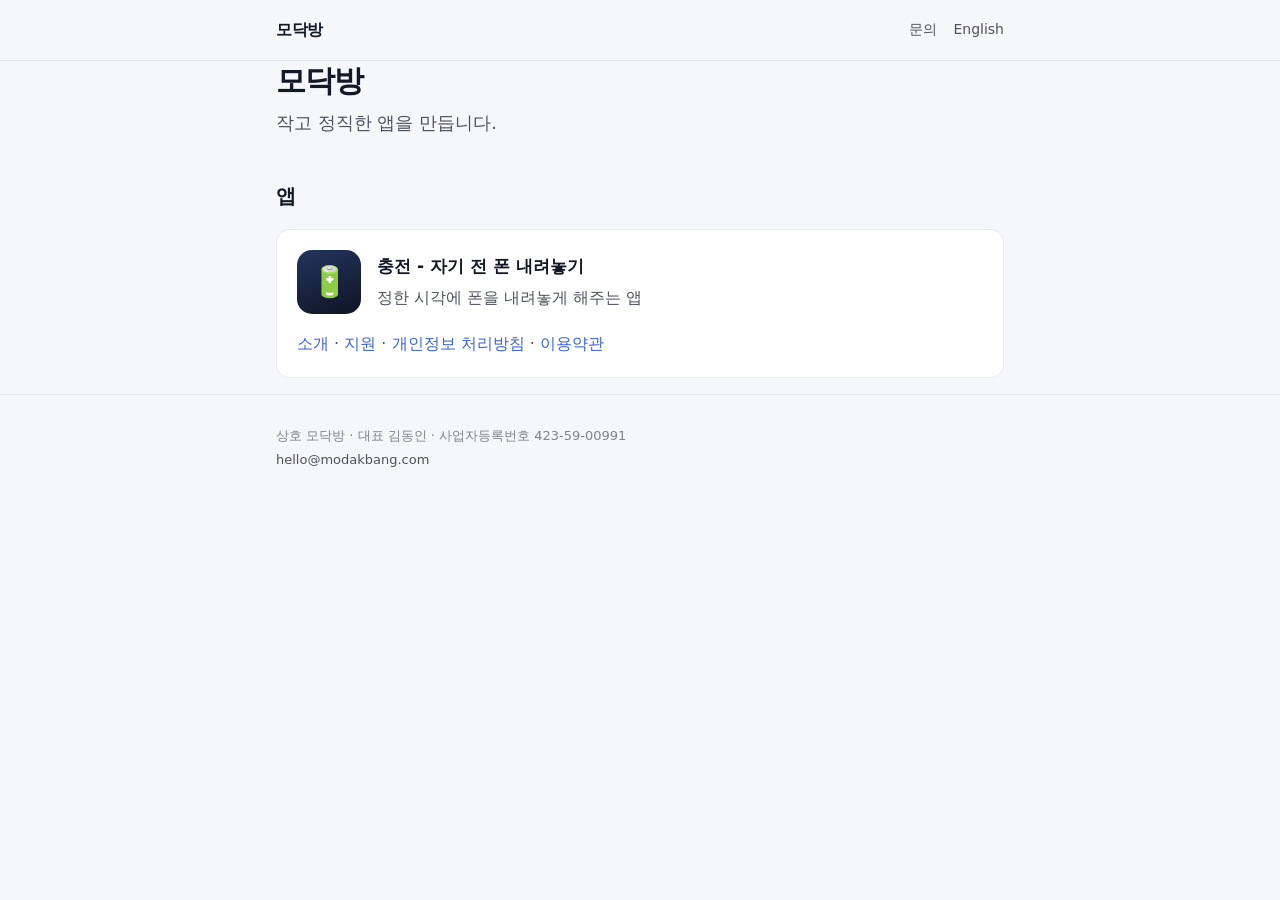
<file: index.html>
<!doctype html>
<html lang="ko">
<head>
<meta charset="utf-8">
<meta name="viewport" content="width=device-width, initial-scale=1">
<title>모닥방</title>
<meta name="description" content="모닥방이 만드는 앱">
<link rel="stylesheet" href="./assets/site.css">
</head>
<body>
<header class="site"><div class="wrap">
  <a class="brand" href="./index.html">모닥방</a>
  <nav><a href="mailto:hello@modakbang.com">문의</a><a href="./en/index.html">English</a></nav>
</div></header>

<main class="wrap">
<h1>모닥방</h1>
<p class="lead">작고 정직한 앱을 만듭니다.</p>

<h2>앱</h2>
<div class="card">
  <div class="app-row">
    <div class="app-icon" aria-hidden="true">🔋</div>
    <div>
      <h3 style="margin:0">충전 - 자기 전 폰 내려놓기</h3>
      <p style="margin:4px 0 0">정한 시각에 폰을 내려놓게 해주는 앱</p>
    </div>
  </div>
  <p style="margin:16px 0 0"><a href="./chargin/index.html">소개</a> · <a href="./chargin/support/index.html">지원</a> · <a href="./chargin/privacy/index.html">개인정보 처리방침</a> · <a href="./chargin/terms/index.html">이용약관</a></p>
</div>
</main>

<footer class="site"><div class="wrap">
  <p>상호 모닥방 · 대표 김동인 · 사업자등록번호 423-59-00991</p>
  <p><a href="mailto:hello@modakbang.com">hello@modakbang.com</a></p>
</div></footer>
</body>
</html>
</file>
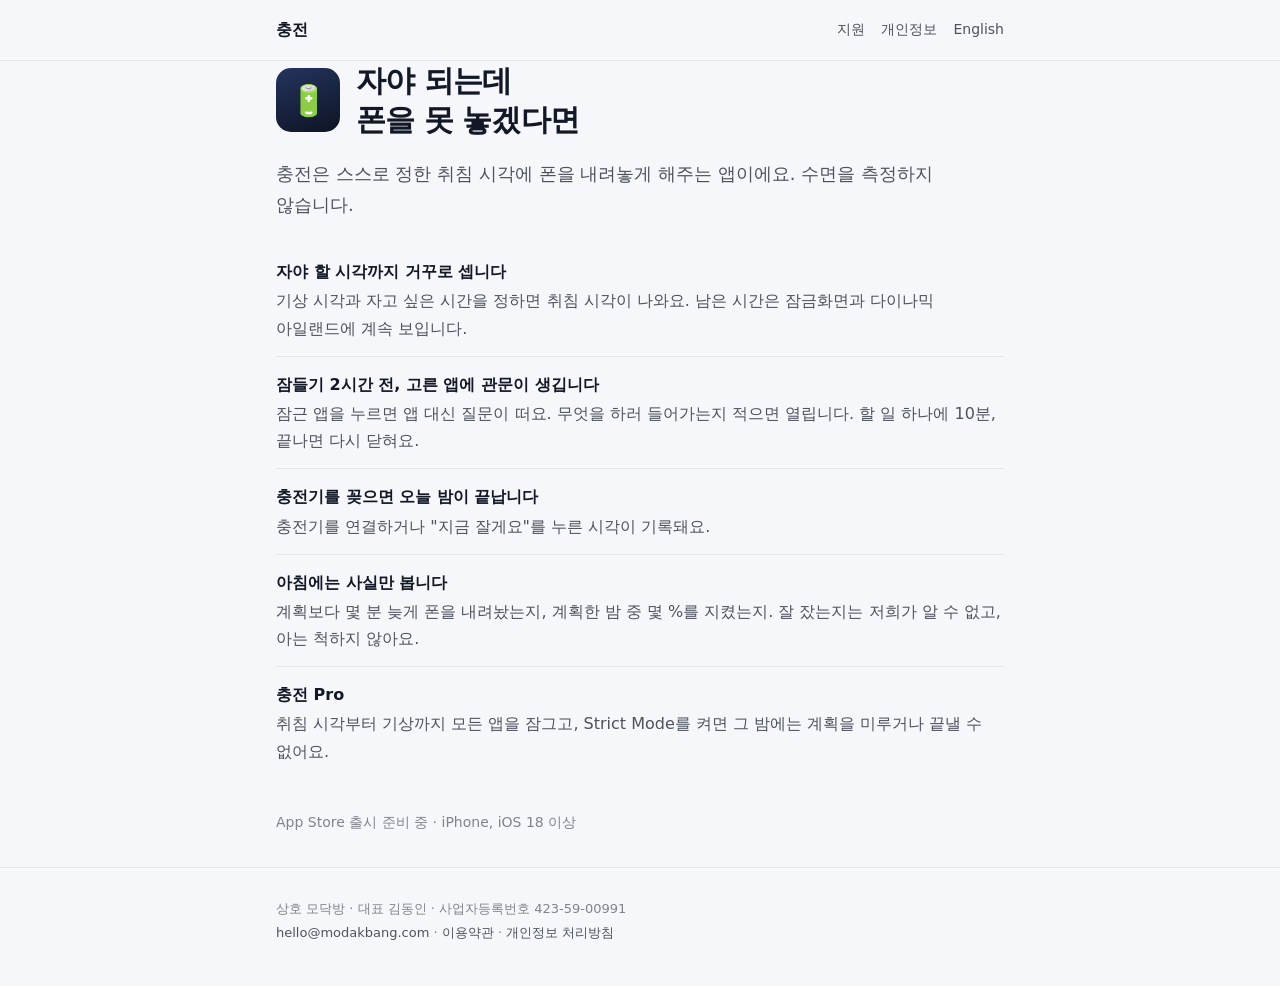
<file: chargin/index.html>
<!doctype html>
<html lang="ko">
<head>
<meta charset="utf-8">
<meta name="viewport" content="width=device-width, initial-scale=1">
<title>충전 - 자기 전 폰 내려놓기</title>
<meta name="description" content="정한 시각에 폰을 내려놓게 해주는 앱. 기상 시각만 정하면 취침 시각이 나오고, 잠들기 2시간 전부터 고른 앱에 관문이 생깁니다.">
<link rel="stylesheet" href="../assets/site.css">
</head>
<body>
<header class="site"><div class="wrap">
  <a class="brand" href="../chargin/index.html">충전</a>
  <nav><a href="../chargin/support/index.html">지원</a><a href="../chargin/privacy/index.html">개인정보</a><a href="../en/chargin/index.html">English</a></nav>
</div></header>

<main class="wrap">
<div class="app-row">
  <div class="app-icon" aria-hidden="true">🔋</div>
  <div>
    <h1 style="margin:0">자야 되는데<br>폰을 못 놓겠다면</h1>
  </div>
</div>
<p class="lead" style="margin-top:20px">충전은 스스로 정한 취침 시각에 폰을 내려놓게 해주는 앱이에요. 수면을 측정하지 않습니다.</p>

<ul class="feature">
<li><strong>자야 할 시각까지 거꾸로 셉니다</strong>기상 시각과 자고 싶은 시간을 정하면 취침 시각이 나와요. 남은 시간은 잠금화면과 다이나믹 아일랜드에 계속 보입니다.</li>
<li><strong>잠들기 2시간 전, 고른 앱에 관문이 생깁니다</strong>잠근 앱을 누르면 앱 대신 질문이 떠요. 무엇을 하러 들어가는지 적으면 열립니다. 할 일 하나에 10분, 끝나면 다시 닫혀요.</li>
<li><strong>충전기를 꽂으면 오늘 밤이 끝납니다</strong>충전기를 연결하거나 "지금 잘게요"를 누른 시각이 기록돼요.</li>
<li><strong>아침에는 사실만 봅니다</strong>계획보다 몇 분 늦게 폰을 내려놨는지, 계획한 밤 중 몇 %를 지켰는지. 잘 잤는지는 저희가 알 수 없고, 아는 척하지 않아요.</li>
<li><strong>충전 Pro</strong>취침 시각부터 기상까지 모든 앱을 잠그고, Strict Mode를 켜면 그 밤에는 계획을 미루거나 끝낼 수 없어요.</li>
</ul>

<p class="meta" style="margin-top:32px">App Store 출시 준비 중 · iPhone, iOS 18 이상</p>
</main>

<footer class="site"><div class="wrap">
  <p>상호 모닥방 · 대표 김동인 · 사업자등록번호 423-59-00991</p>
  <p><a href="mailto:hello@modakbang.com">hello@modakbang.com</a> · <a href="../chargin/terms/index.html">이용약관</a> · <a href="../chargin/privacy/index.html">개인정보 처리방침</a></p>
</div></footer>
</body>
</html>
</file>
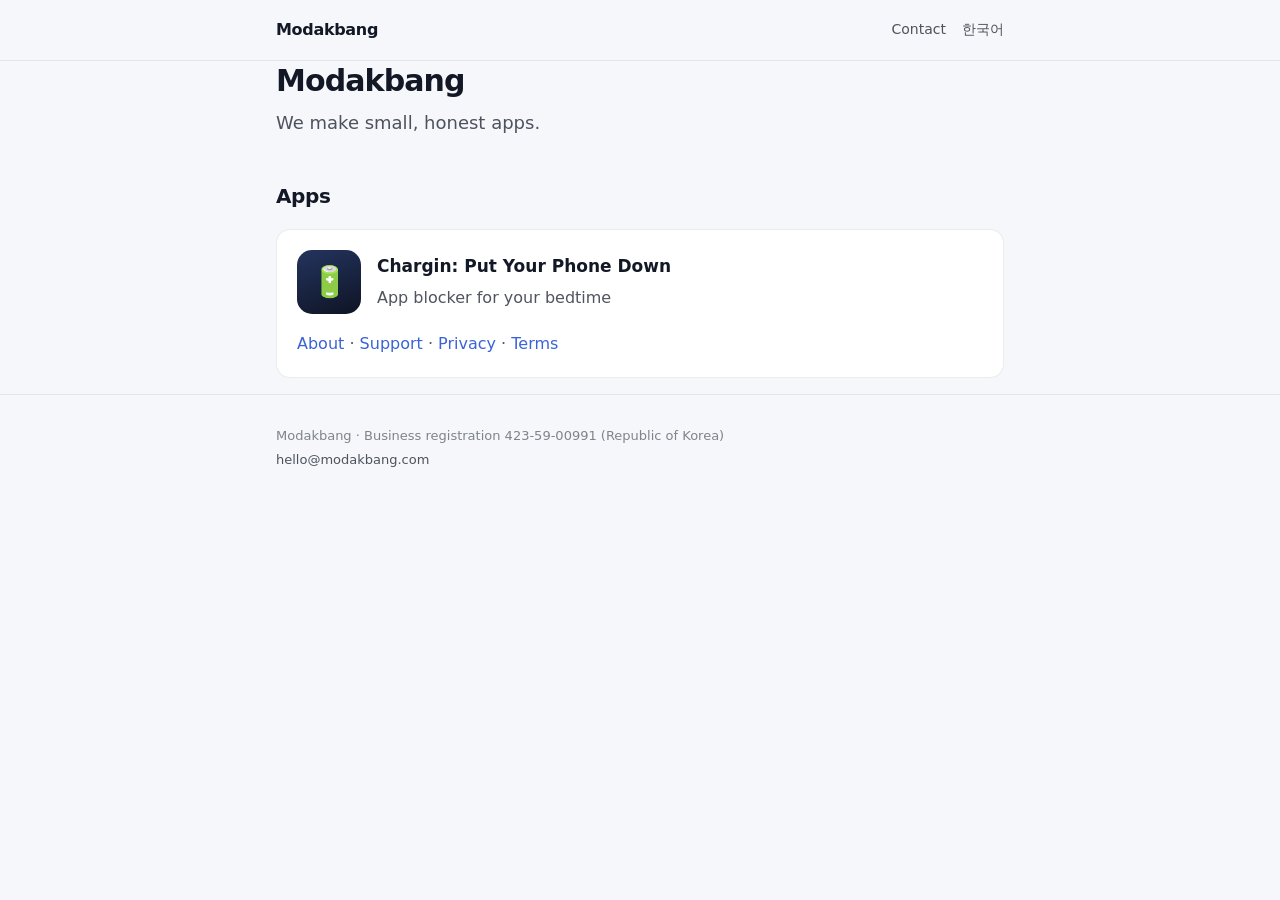
<file: en/index.html>
<!doctype html>
<html lang="en">
<head>
<meta charset="utf-8">
<meta name="viewport" content="width=device-width, initial-scale=1">
<title>Modakbang</title>
<meta name="description" content="Apps made by Modakbang">
<link rel="stylesheet" href="../assets/site.css">
</head>
<body>
<header class="site"><div class="wrap">
  <a class="brand" href="../en/index.html">Modakbang</a>
  <nav><a href="mailto:hello@modakbang.com">Contact</a><a href="../index.html">한국어</a></nav>
</div></header>
<main class="wrap">
<h1>Modakbang</h1>
<p class="lead">We make small, honest apps.</p>
<h2>Apps</h2>
<div class="card">
  <div class="app-row">
    <div class="app-icon" aria-hidden="true">🔋</div>
    <div>
      <h3 style="margin:0">Chargin: Put Your Phone Down</h3>
      <p style="margin:4px 0 0">App blocker for your bedtime</p>
    </div>
  </div>
  <p style="margin:16px 0 0"><a href="../en/chargin/index.html">About</a> · <a href="../en/chargin/support/index.html">Support</a> · <a href="../en/chargin/privacy/index.html">Privacy</a> · <a href="../en/chargin/terms/index.html">Terms</a></p>
</div>
</main>
<footer class="site"><div class="wrap">
  <p>Modakbang · Business registration 423-59-00991 (Republic of Korea)</p>
  <p><a href="mailto:hello@modakbang.com">hello@modakbang.com</a></p>
</div></footer>
</body>
</html>
</file>
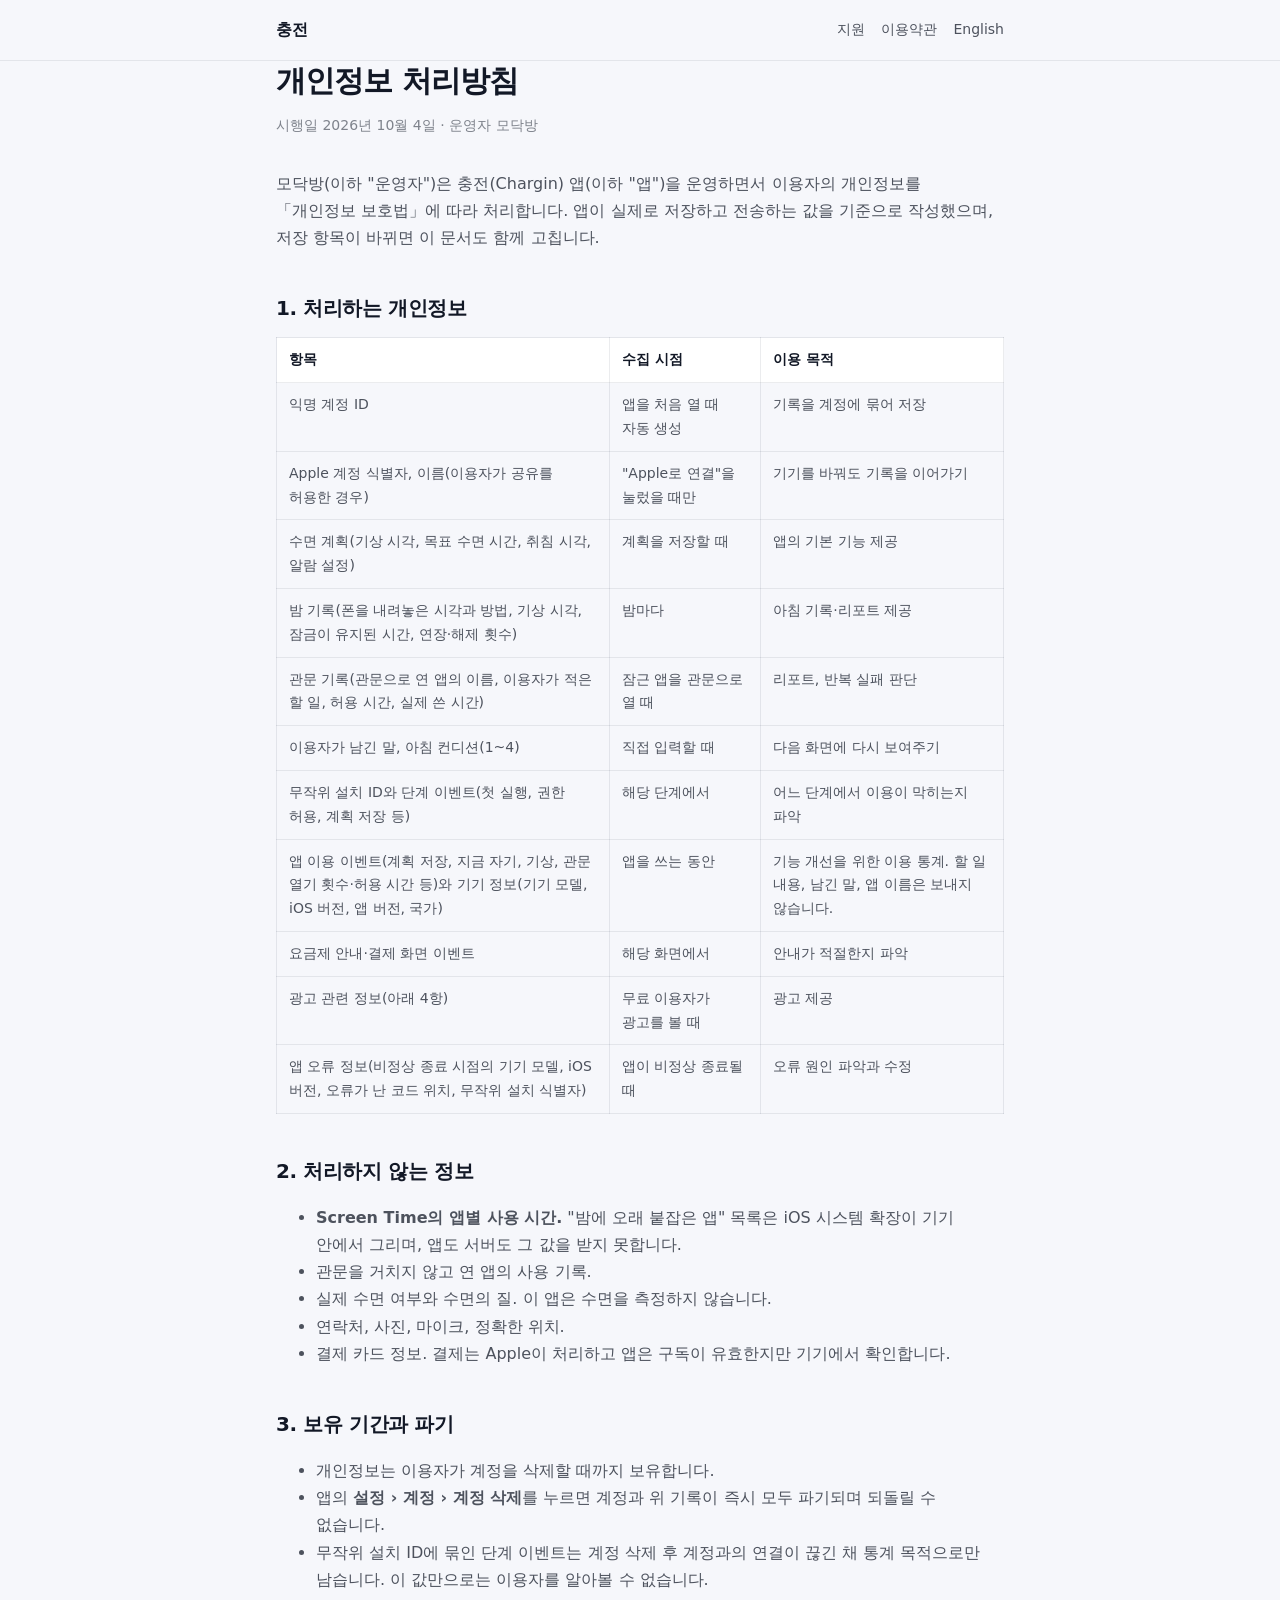
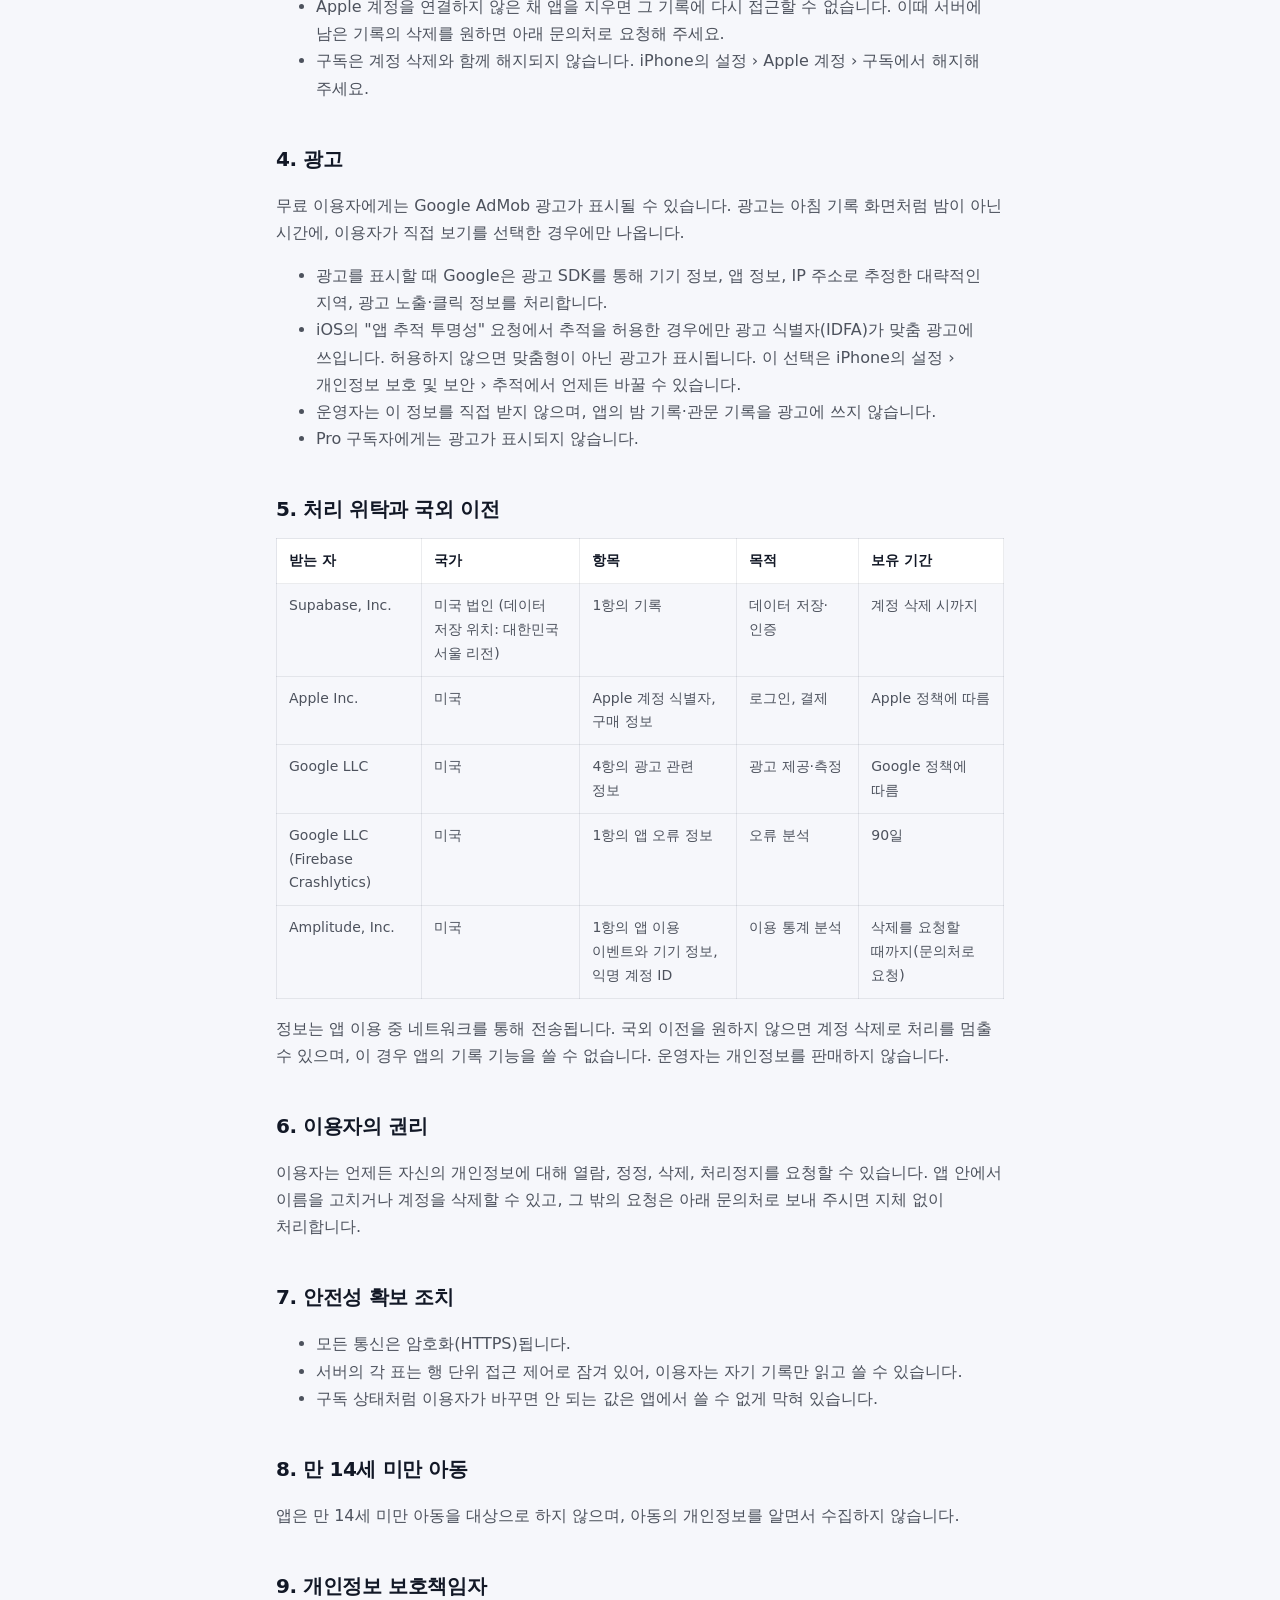
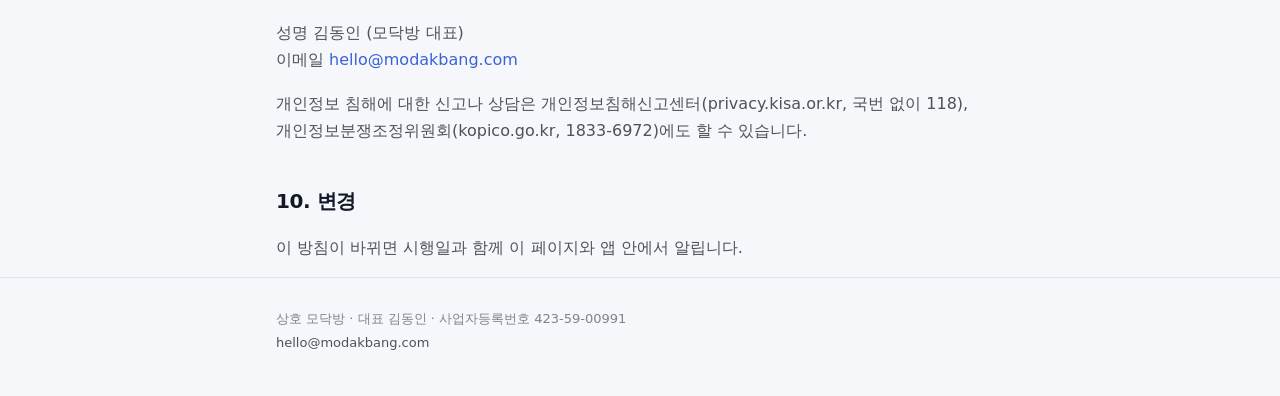
<file: chargin/privacy/index.html>
<!doctype html>
<html lang="ko">
<head>
<meta charset="utf-8">
<meta name="viewport" content="width=device-width, initial-scale=1">
<title>개인정보 처리방침 · 충전</title>
<meta name="description" content="충전(Chargin) 앱의 개인정보 처리방침">
<link rel="stylesheet" href="../../assets/site.css">
</head>
<body>
<header class="site"><div class="wrap">
  <a class="brand" href="../../chargin/index.html">충전</a>
  <nav><a href="../../chargin/support/index.html">지원</a><a href="../../chargin/terms/index.html">이용약관</a><a href="../../en/chargin/privacy/index.html">English</a></nav>
</div></header>

<main class="wrap">
<h1>개인정보 처리방침</h1>
<p class="meta">시행일 2026년 10월 4일 · 운영자 모닥방</p>

<p>모닥방(이하 "운영자")은 충전(Chargin) 앱(이하 "앱")을 운영하면서 이용자의 개인정보를 「개인정보 보호법」에 따라 처리합니다. 앱이 실제로 저장하고 전송하는 값을 기준으로 작성했으며, 저장 항목이 바뀌면 이 문서도 함께 고칩니다.</p>

<h2>1. 처리하는 개인정보</h2>
<table>
<tr><th>항목</th><th>수집 시점</th><th>이용 목적</th></tr>
<tr><td>익명 계정 ID</td><td>앱을 처음 열 때 자동 생성</td><td>기록을 계정에 묶어 저장</td></tr>
<tr><td>Apple 계정 식별자, 이름(이용자가 공유를 허용한 경우)</td><td>"Apple로 연결"을 눌렀을 때만</td><td>기기를 바꿔도 기록을 이어가기</td></tr>
<tr><td>수면 계획(기상 시각, 목표 수면 시간, 취침 시각, 알람 설정)</td><td>계획을 저장할 때</td><td>앱의 기본 기능 제공</td></tr>
<tr><td>밤 기록(폰을 내려놓은 시각과 방법, 기상 시각, 잠금이 유지된 시간, 연장·해제 횟수)</td><td>밤마다</td><td>아침 기록·리포트 제공</td></tr>
<tr><td>관문 기록(관문으로 연 앱의 이름, 이용자가 적은 할 일, 허용 시간, 실제 쓴 시간)</td><td>잠근 앱을 관문으로 열 때</td><td>리포트, 반복 실패 판단</td></tr>
<tr><td>이용자가 남긴 말, 아침 컨디션(1~4)</td><td>직접 입력할 때</td><td>다음 화면에 다시 보여주기</td></tr>
<tr><td>무작위 설치 ID와 단계 이벤트(첫 실행, 권한 허용, 계획 저장 등)</td><td>해당 단계에서</td><td>어느 단계에서 이용이 막히는지 파악</td></tr>
<tr><td>앱 이용 이벤트(계획 저장, 지금 자기, 기상, 관문 열기 횟수·허용 시간 등)와 기기 정보(기기 모델, iOS 버전, 앱 버전, 국가)</td><td>앱을 쓰는 동안</td><td>기능 개선을 위한 이용 통계. 할 일 내용, 남긴 말, 앱 이름은 보내지 않습니다.</td></tr>
<tr><td>요금제 안내·결제 화면 이벤트</td><td>해당 화면에서</td><td>안내가 적절한지 파악</td></tr>
<tr><td>광고 관련 정보(아래 4항)</td><td>무료 이용자가 광고를 볼 때</td><td>광고 제공</td></tr>
<tr><td>앱 오류 정보(비정상 종료 시점의 기기 모델, iOS 버전, 오류가 난 코드 위치, 무작위 설치 식별자)</td><td>앱이 비정상 종료될 때</td><td>오류 원인 파악과 수정</td></tr>
</table>

<h2>2. 처리하지 않는 정보</h2>
<ul>
<li><strong>Screen Time의 앱별 사용 시간.</strong> "밤에 오래 붙잡은 앱" 목록은 iOS 시스템 확장이 기기 안에서 그리며, 앱도 서버도 그 값을 받지 못합니다.</li>
<li>관문을 거치지 않고 연 앱의 사용 기록.</li>
<li>실제 수면 여부와 수면의 질. 이 앱은 수면을 측정하지 않습니다.</li>
<li>연락처, 사진, 마이크, 정확한 위치.</li>
<li>결제 카드 정보. 결제는 Apple이 처리하고 앱은 구독이 유효한지만 기기에서 확인합니다.</li>
</ul>

<h2>3. 보유 기간과 파기</h2>
<ul>
<li>개인정보는 이용자가 계정을 삭제할 때까지 보유합니다.</li>
<li>앱의 <strong>설정 › 계정 › 계정 삭제</strong>를 누르면 계정과 위 기록이 즉시 모두 파기되며 되돌릴 수 없습니다.</li>
<li>무작위 설치 ID에 묶인 단계 이벤트는 계정 삭제 후 계정과의 연결이 끊긴 채 통계 목적으로만 남습니다. 이 값만으로는 이용자를 알아볼 수 없습니다.</li>
<li>Apple 계정을 연결하지 않은 채 앱을 지우면 그 기록에 다시 접근할 수 없습니다. 이때 서버에 남은 기록의 삭제를 원하면 아래 문의처로 요청해 주세요.</li>
<li>구독은 계정 삭제와 함께 해지되지 않습니다. iPhone의 설정 › Apple 계정 › 구독에서 해지해 주세요.</li>
</ul>

<h2>4. 광고</h2>
<p>무료 이용자에게는 Google AdMob 광고가 표시될 수 있습니다. 광고는 아침 기록 화면처럼 밤이 아닌 시간에, 이용자가 직접 보기를 선택한 경우에만 나옵니다.</p>
<ul>
<li>광고를 표시할 때 Google은 광고 SDK를 통해 기기 정보, 앱 정보, IP 주소로 추정한 대략적인 지역, 광고 노출·클릭 정보를 처리합니다.</li>
<li>iOS의 "앱 추적 투명성" 요청에서 추적을 허용한 경우에만 광고 식별자(IDFA)가 맞춤 광고에 쓰입니다. 허용하지 않으면 맞춤형이 아닌 광고가 표시됩니다. 이 선택은 iPhone의 설정 › 개인정보 보호 및 보안 › 추적에서 언제든 바꿀 수 있습니다.</li>
<li>운영자는 이 정보를 직접 받지 않으며, 앱의 밤 기록·관문 기록을 광고에 쓰지 않습니다.</li>
<li>Pro 구독자에게는 광고가 표시되지 않습니다.</li>
</ul>

<h2>5. 처리 위탁과 국외 이전</h2>
<table>
<tr><th>받는 자</th><th>국가</th><th>항목</th><th>목적</th><th>보유 기간</th></tr>
<tr><td>Supabase, Inc.</td><td>미국 법인 (데이터 저장 위치: 대한민국 서울 리전)</td><td>1항의 기록</td><td>데이터 저장·인증</td><td>계정 삭제 시까지</td></tr>
<tr><td>Apple Inc.</td><td>미국</td><td>Apple 계정 식별자, 구매 정보</td><td>로그인, 결제</td><td>Apple 정책에 따름</td></tr>
<tr><td>Google LLC</td><td>미국</td><td>4항의 광고 관련 정보</td><td>광고 제공·측정</td><td>Google 정책에 따름</td></tr>
<tr><td>Google LLC (Firebase Crashlytics)</td><td>미국</td><td>1항의 앱 오류 정보</td><td>오류 분석</td><td>90일</td></tr>
<tr><td>Amplitude, Inc.</td><td>미국</td><td>1항의 앱 이용 이벤트와 기기 정보, 익명 계정 ID</td><td>이용 통계 분석</td><td>삭제를 요청할 때까지(문의처로 요청)</td></tr>
</table>
<p>정보는 앱 이용 중 네트워크를 통해 전송됩니다. 국외 이전을 원하지 않으면 계정 삭제로 처리를 멈출 수 있으며, 이 경우 앱의 기록 기능을 쓸 수 없습니다. 운영자는 개인정보를 판매하지 않습니다.</p>

<h2>6. 이용자의 권리</h2>
<p>이용자는 언제든 자신의 개인정보에 대해 열람, 정정, 삭제, 처리정지를 요청할 수 있습니다. 앱 안에서 이름을 고치거나 계정을 삭제할 수 있고, 그 밖의 요청은 아래 문의처로 보내 주시면 지체 없이 처리합니다.</p>

<h2>7. 안전성 확보 조치</h2>
<ul>
<li>모든 통신은 암호화(HTTPS)됩니다.</li>
<li>서버의 각 표는 행 단위 접근 제어로 잠겨 있어, 이용자는 자기 기록만 읽고 쓸 수 있습니다.</li>
<li>구독 상태처럼 이용자가 바꾸면 안 되는 값은 앱에서 쓸 수 없게 막혀 있습니다.</li>
</ul>

<h2>8. 만 14세 미만 아동</h2>
<p>앱은 만 14세 미만 아동을 대상으로 하지 않으며, 아동의 개인정보를 알면서 수집하지 않습니다.</p>

<h2>9. 개인정보 보호책임자</h2>
<p>성명 김동인 (모닥방 대표)<br>이메일 <a href="mailto:hello@modakbang.com">hello@modakbang.com</a></p>
<p>개인정보 침해에 대한 신고나 상담은 개인정보침해신고센터(privacy.kisa.or.kr, 국번 없이 118), 개인정보분쟁조정위원회(kopico.go.kr, 1833-6972)에도 할 수 있습니다.</p>

<h2>10. 변경</h2>
<p>이 방침이 바뀌면 시행일과 함께 이 페이지와 앱 안에서 알립니다.</p>
</main>

<footer class="site"><div class="wrap">
  <p>상호 모닥방 · 대표 김동인 · 사업자등록번호 423-59-00991</p>
  <p><a href="mailto:hello@modakbang.com">hello@modakbang.com</a></p>
</div></footer>
</body>
</html>
</file>
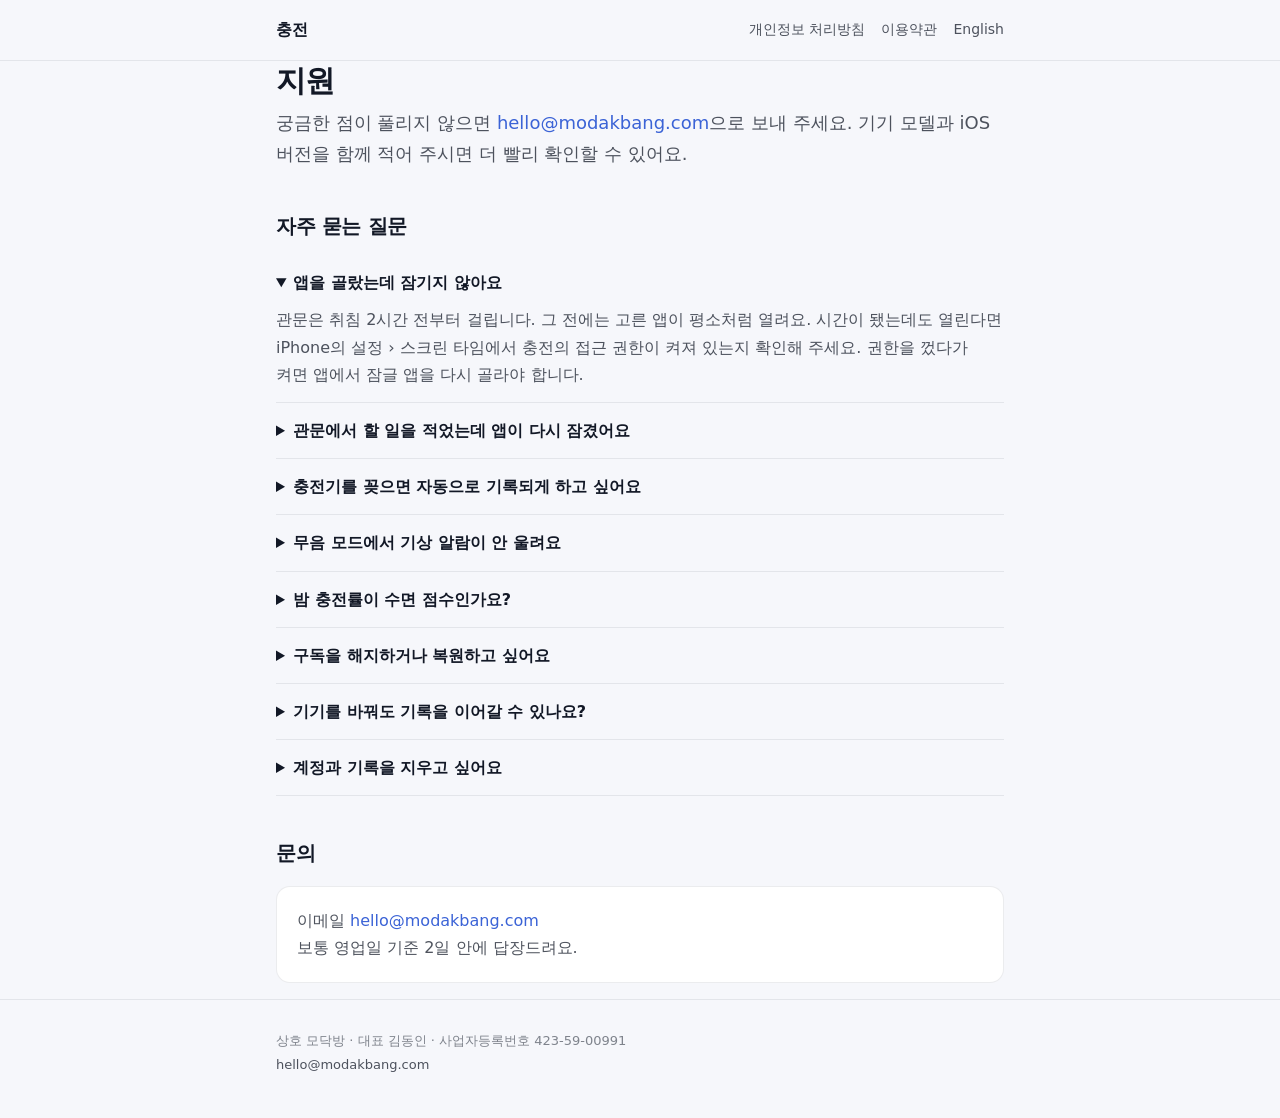
<file: chargin/support/index.html>
<!doctype html>
<html lang="ko">
<head>
<meta charset="utf-8">
<meta name="viewport" content="width=device-width, initial-scale=1">
<title>지원 · 충전</title>
<meta name="description" content="충전(Chargin) 앱 사용 도움말과 문의">
<link rel="stylesheet" href="../../assets/site.css">
</head>
<body>
<header class="site"><div class="wrap">
  <a class="brand" href="../../chargin/index.html">충전</a>
  <nav><a href="../../chargin/privacy/index.html">개인정보 처리방침</a><a href="../../chargin/terms/index.html">이용약관</a><a href="../../en/chargin/support/index.html">English</a></nav>
</div></header>

<main class="wrap">
<h1>지원</h1>
<p class="lead">궁금한 점이 풀리지 않으면 <a href="mailto:hello@modakbang.com">hello@modakbang.com</a>으로 보내 주세요. 기기 모델과 iOS 버전을 함께 적어 주시면 더 빨리 확인할 수 있어요.</p>

<h2>자주 묻는 질문</h2>

<details open>
<summary>앱을 골랐는데 잠기지 않아요</summary>
<p>관문은 취침 2시간 전부터 걸립니다. 그 전에는 고른 앱이 평소처럼 열려요. 시간이 됐는데도 열린다면 iPhone의 설정 › 스크린 타임에서 충전의 접근 권한이 켜져 있는지 확인해 주세요. 권한을 껐다가 켜면 앱에서 잠글 앱을 다시 골라야 합니다.</p>
</details>

<details>
<summary>관문에서 할 일을 적었는데 앱이 다시 잠겼어요</summary>
<p>할 일 하나에 10분, 최대 3개까지 30분이 열립니다. 적은 할 일을 다 체크하거나 시간이 끝나면 먼저 오는 쪽에서 다시 잠겨요.</p>
</details>

<details>
<summary>충전기를 꽂으면 자동으로 기록되게 하고 싶어요</summary>
<p>단축어 앱 › 자동화 › 충전기에서 "연결됨"에 <strong>충전 취침 시작</strong>, "연결 해제됨"에 <strong>충전 해제 기록</strong>을 연결하면 앱이 닫혀 있어도 기록됩니다.</p>
</details>

<details>
<summary>무음 모드에서 기상 알람이 안 울려요</summary>
<p>iOS 26.1 이상에서는 무음 모드에서도 울리는 알람을 씁니다. 그보다 낮은 버전에서는 일반 알림으로 울리기 때문에 무음 모드에서는 소리가 나지 않아요. 중요한 일정이 있다면 시계 앱의 알람을 함께 맞춰 주세요.</p>
</details>

<details>
<summary>밤 충전률이 수면 점수인가요?</summary>
<p>아니요. 계획한 취침~기상 구간 중 방해 앱이 잠겨 있던 시간의 비율이에요. 실제로 잠들었는지, 얼마나 잘 잤는지는 알 수 없고 측정하지 않습니다.</p>
</details>

<details>
<summary>구독을 해지하거나 복원하고 싶어요</summary>
<p>해지는 iPhone의 설정 › Apple 계정 › 구독에서 할 수 있어요. 기기를 바꿨다면 앱의 업그레이드 화면에서 <strong>구매 복원</strong>을 눌러 주세요. 환불은 Apple(reportaproblem.apple.com)에 요청할 수 있습니다.</p>
</details>

<details>
<summary>기기를 바꿔도 기록을 이어갈 수 있나요?</summary>
<p>설정이나 아침 화면에서 Apple 계정을 연결해 두면 새 기기에서 같은 Apple 계정으로 연결했을 때 기록이 이어집니다. 연결하지 않은 채 앱을 지우면 기록에 다시 접근할 수 없어요.</p>
</details>

<details>
<summary>계정과 기록을 지우고 싶어요</summary>
<p>앱의 설정 › 계정 › 계정 삭제를 누르면 계정과 모든 기록이 즉시 지워집니다. 앱을 이미 지웠다면 이메일로 요청해 주세요.</p>
</details>

<h2>문의</h2>
<div class="card">
  <p style="margin:0">이메일 <a href="mailto:hello@modakbang.com">hello@modakbang.com</a><br>보통 영업일 기준 2일 안에 답장드려요.</p>
</div>
</main>

<footer class="site"><div class="wrap">
  <p>상호 모닥방 · 대표 김동인 · 사업자등록번호 423-59-00991</p>
  <p><a href="mailto:hello@modakbang.com">hello@modakbang.com</a></p>
</div></footer>
</body>
</html>
</file>
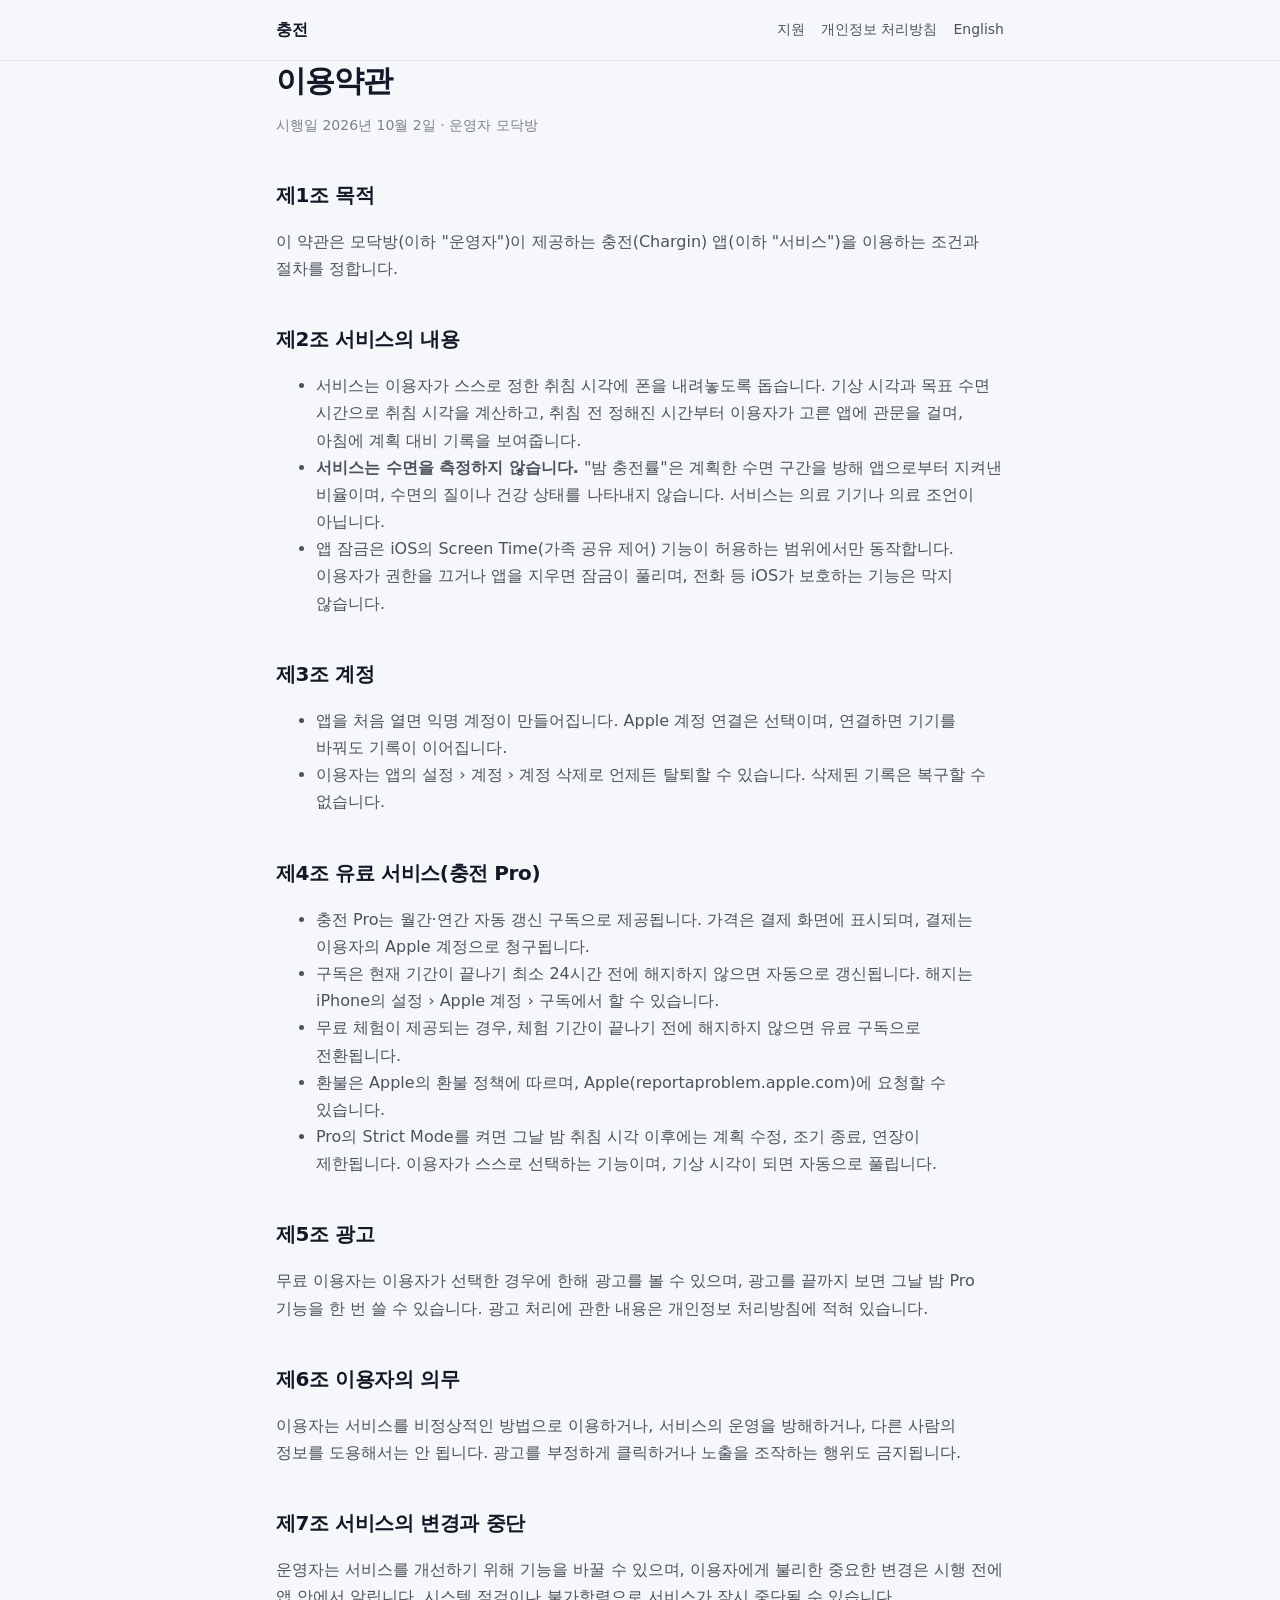
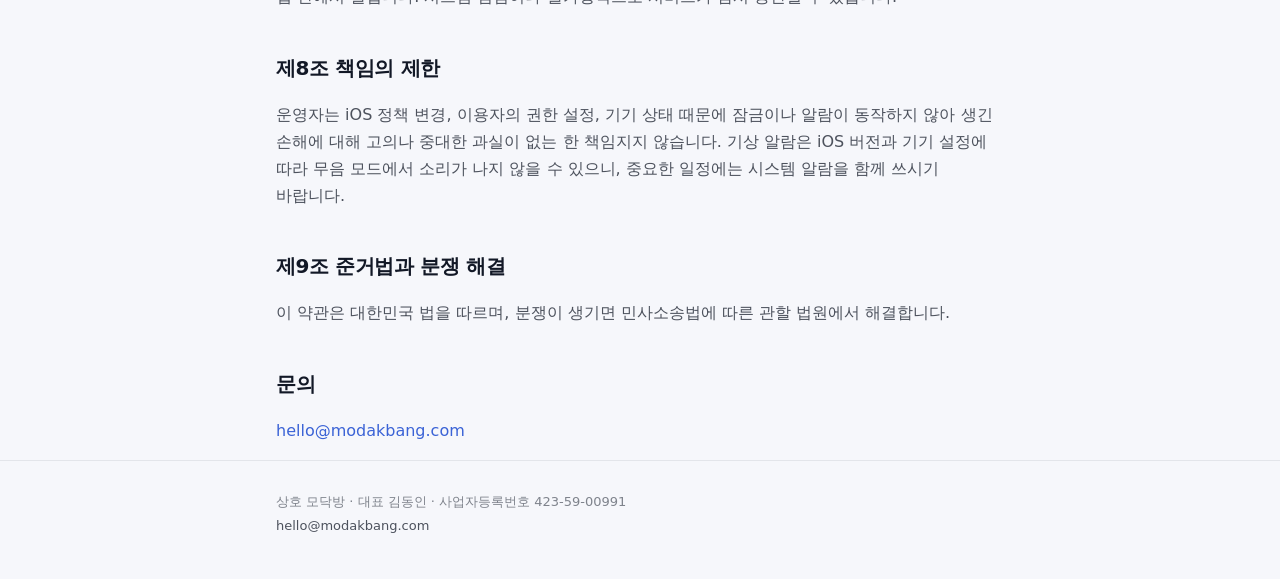
<file: chargin/terms/index.html>
<!doctype html>
<html lang="ko">
<head>
<meta charset="utf-8">
<meta name="viewport" content="width=device-width, initial-scale=1">
<title>이용약관 · 충전</title>
<meta name="description" content="충전(Chargin) 앱 이용약관">
<link rel="stylesheet" href="../../assets/site.css">
</head>
<body>
<header class="site"><div class="wrap">
  <a class="brand" href="../../chargin/index.html">충전</a>
  <nav><a href="../../chargin/support/index.html">지원</a><a href="../../chargin/privacy/index.html">개인정보 처리방침</a><a href="../../en/chargin/terms/index.html">English</a></nav>
</div></header>

<main class="wrap">
<h1>이용약관</h1>
<p class="meta">시행일 2026년 10월 2일 · 운영자 모닥방</p>

<h2>제1조 목적</h2>
<p>이 약관은 모닥방(이하 "운영자")이 제공하는 충전(Chargin) 앱(이하 "서비스")을 이용하는 조건과 절차를 정합니다.</p>

<h2>제2조 서비스의 내용</h2>
<ul>
<li>서비스는 이용자가 스스로 정한 취침 시각에 폰을 내려놓도록 돕습니다. 기상 시각과 목표 수면 시간으로 취침 시각을 계산하고, 취침 전 정해진 시간부터 이용자가 고른 앱에 관문을 걸며, 아침에 계획 대비 기록을 보여줍니다.</li>
<li><strong>서비스는 수면을 측정하지 않습니다.</strong> "밤 충전률"은 계획한 수면 구간을 방해 앱으로부터 지켜낸 비율이며, 수면의 질이나 건강 상태를 나타내지 않습니다. 서비스는 의료 기기나 의료 조언이 아닙니다.</li>
<li>앱 잠금은 iOS의 Screen Time(가족 공유 제어) 기능이 허용하는 범위에서만 동작합니다. 이용자가 권한을 끄거나 앱을 지우면 잠금이 풀리며, 전화 등 iOS가 보호하는 기능은 막지 않습니다.</li>
</ul>

<h2>제3조 계정</h2>
<ul>
<li>앱을 처음 열면 익명 계정이 만들어집니다. Apple 계정 연결은 선택이며, 연결하면 기기를 바꿔도 기록이 이어집니다.</li>
<li>이용자는 앱의 설정 › 계정 › 계정 삭제로 언제든 탈퇴할 수 있습니다. 삭제된 기록은 복구할 수 없습니다.</li>
</ul>

<h2>제4조 유료 서비스(충전 Pro)</h2>
<ul>
<li>충전 Pro는 월간·연간 자동 갱신 구독으로 제공됩니다. 가격은 결제 화면에 표시되며, 결제는 이용자의 Apple 계정으로 청구됩니다.</li>
<li>구독은 현재 기간이 끝나기 최소 24시간 전에 해지하지 않으면 자동으로 갱신됩니다. 해지는 iPhone의 설정 › Apple 계정 › 구독에서 할 수 있습니다.</li>
<li>무료 체험이 제공되는 경우, 체험 기간이 끝나기 전에 해지하지 않으면 유료 구독으로 전환됩니다.</li>
<li>환불은 Apple의 환불 정책에 따르며, Apple(reportaproblem.apple.com)에 요청할 수 있습니다.</li>
<li>Pro의 Strict Mode를 켜면 그날 밤 취침 시각 이후에는 계획 수정, 조기 종료, 연장이 제한됩니다. 이용자가 스스로 선택하는 기능이며, 기상 시각이 되면 자동으로 풀립니다.</li>
</ul>

<h2>제5조 광고</h2>
<p>무료 이용자는 이용자가 선택한 경우에 한해 광고를 볼 수 있으며, 광고를 끝까지 보면 그날 밤 Pro 기능을 한 번 쓸 수 있습니다. 광고 처리에 관한 내용은 개인정보 처리방침에 적혀 있습니다.</p>

<h2>제6조 이용자의 의무</h2>
<p>이용자는 서비스를 비정상적인 방법으로 이용하거나, 서비스의 운영을 방해하거나, 다른 사람의 정보를 도용해서는 안 됩니다. 광고를 부정하게 클릭하거나 노출을 조작하는 행위도 금지됩니다.</p>

<h2>제7조 서비스의 변경과 중단</h2>
<p>운영자는 서비스를 개선하기 위해 기능을 바꿀 수 있으며, 이용자에게 불리한 중요한 변경은 시행 전에 앱 안에서 알립니다. 시스템 점검이나 불가항력으로 서비스가 잠시 중단될 수 있습니다.</p>

<h2>제8조 책임의 제한</h2>
<p>운영자는 iOS 정책 변경, 이용자의 권한 설정, 기기 상태 때문에 잠금이나 알람이 동작하지 않아 생긴 손해에 대해 고의나 중대한 과실이 없는 한 책임지지 않습니다. 기상 알람은 iOS 버전과 기기 설정에 따라 무음 모드에서 소리가 나지 않을 수 있으니, 중요한 일정에는 시스템 알람을 함께 쓰시기 바랍니다.</p>

<h2>제9조 준거법과 분쟁 해결</h2>
<p>이 약관은 대한민국 법을 따르며, 분쟁이 생기면 민사소송법에 따른 관할 법원에서 해결합니다.</p>

<h2>문의</h2>
<p><a href="mailto:hello@modakbang.com">hello@modakbang.com</a></p>
</main>

<footer class="site"><div class="wrap">
  <p>상호 모닥방 · 대표 김동인 · 사업자등록번호 423-59-00991</p>
  <p><a href="mailto:hello@modakbang.com">hello@modakbang.com</a></p>
</div></footer>
</body>
</html>
</file>
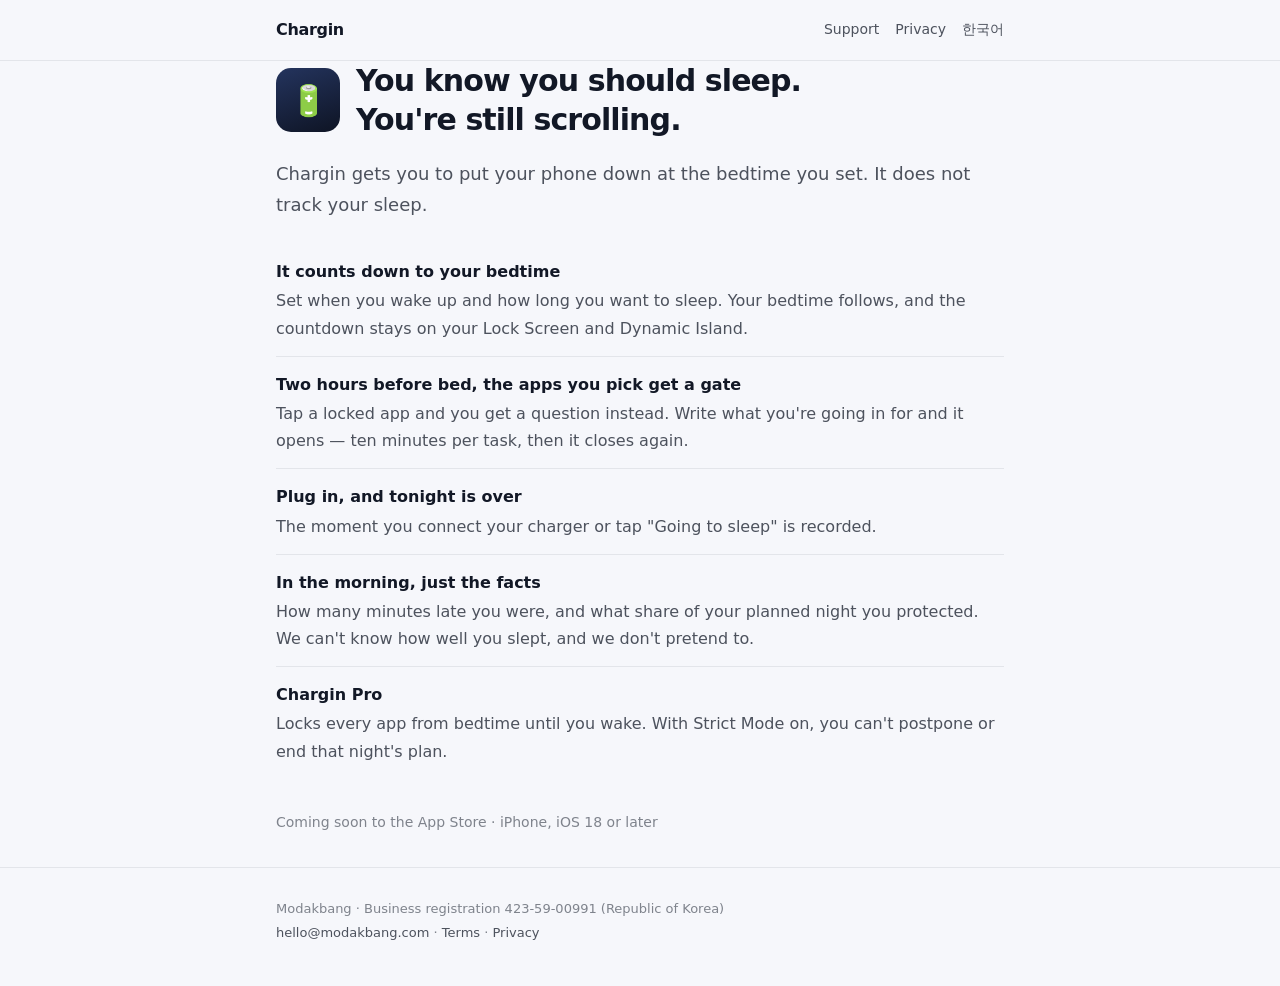
<file: en/chargin/index.html>
<!doctype html>
<html lang="en">
<head>
<meta charset="utf-8">
<meta name="viewport" content="width=device-width, initial-scale=1">
<title>Chargin: Put Your Phone Down</title>
<meta name="description" content="Chargin gets you to put your phone down at the bedtime you set. Two hours before bed, the apps you pick start asking why.">
<link rel="stylesheet" href="../../assets/site.css">
</head>
<body>
<header class="site"><div class="wrap">
  <a class="brand" href="../../en/chargin/index.html">Chargin</a>
  <nav><a href="../../en/chargin/support/index.html">Support</a><a href="../../en/chargin/privacy/index.html">Privacy</a><a href="../../chargin/index.html">한국어</a></nav>
</div></header>

<main class="wrap">
<div class="app-row">
  <div class="app-icon" aria-hidden="true">🔋</div>
  <h1 style="margin:0">You know you should sleep.<br>You're still scrolling.</h1>
</div>
<p class="lead" style="margin-top:20px">Chargin gets you to put your phone down at the bedtime you set. It does not track your sleep.</p>

<ul class="feature">
<li><strong>It counts down to your bedtime</strong>Set when you wake up and how long you want to sleep. Your bedtime follows, and the countdown stays on your Lock Screen and Dynamic Island.</li>
<li><strong>Two hours before bed, the apps you pick get a gate</strong>Tap a locked app and you get a question instead. Write what you're going in for and it opens — ten minutes per task, then it closes again.</li>
<li><strong>Plug in, and tonight is over</strong>The moment you connect your charger or tap "Going to sleep" is recorded.</li>
<li><strong>In the morning, just the facts</strong>How many minutes late you were, and what share of your planned night you protected. We can't know how well you slept, and we don't pretend to.</li>
<li><strong>Chargin Pro</strong>Locks every app from bedtime until you wake. With Strict Mode on, you can't postpone or end that night's plan.</li>
</ul>

<p class="meta" style="margin-top:32px">Coming soon to the App Store · iPhone, iOS 18 or later</p>
</main>

<footer class="site"><div class="wrap">
  <p>Modakbang · Business registration 423-59-00991 (Republic of Korea)</p>
  <p><a href="mailto:hello@modakbang.com">hello@modakbang.com</a> · <a href="../../en/chargin/terms/index.html">Terms</a> · <a href="../../en/chargin/privacy/index.html">Privacy</a></p>
</div></footer>
</body>
</html>
</file>
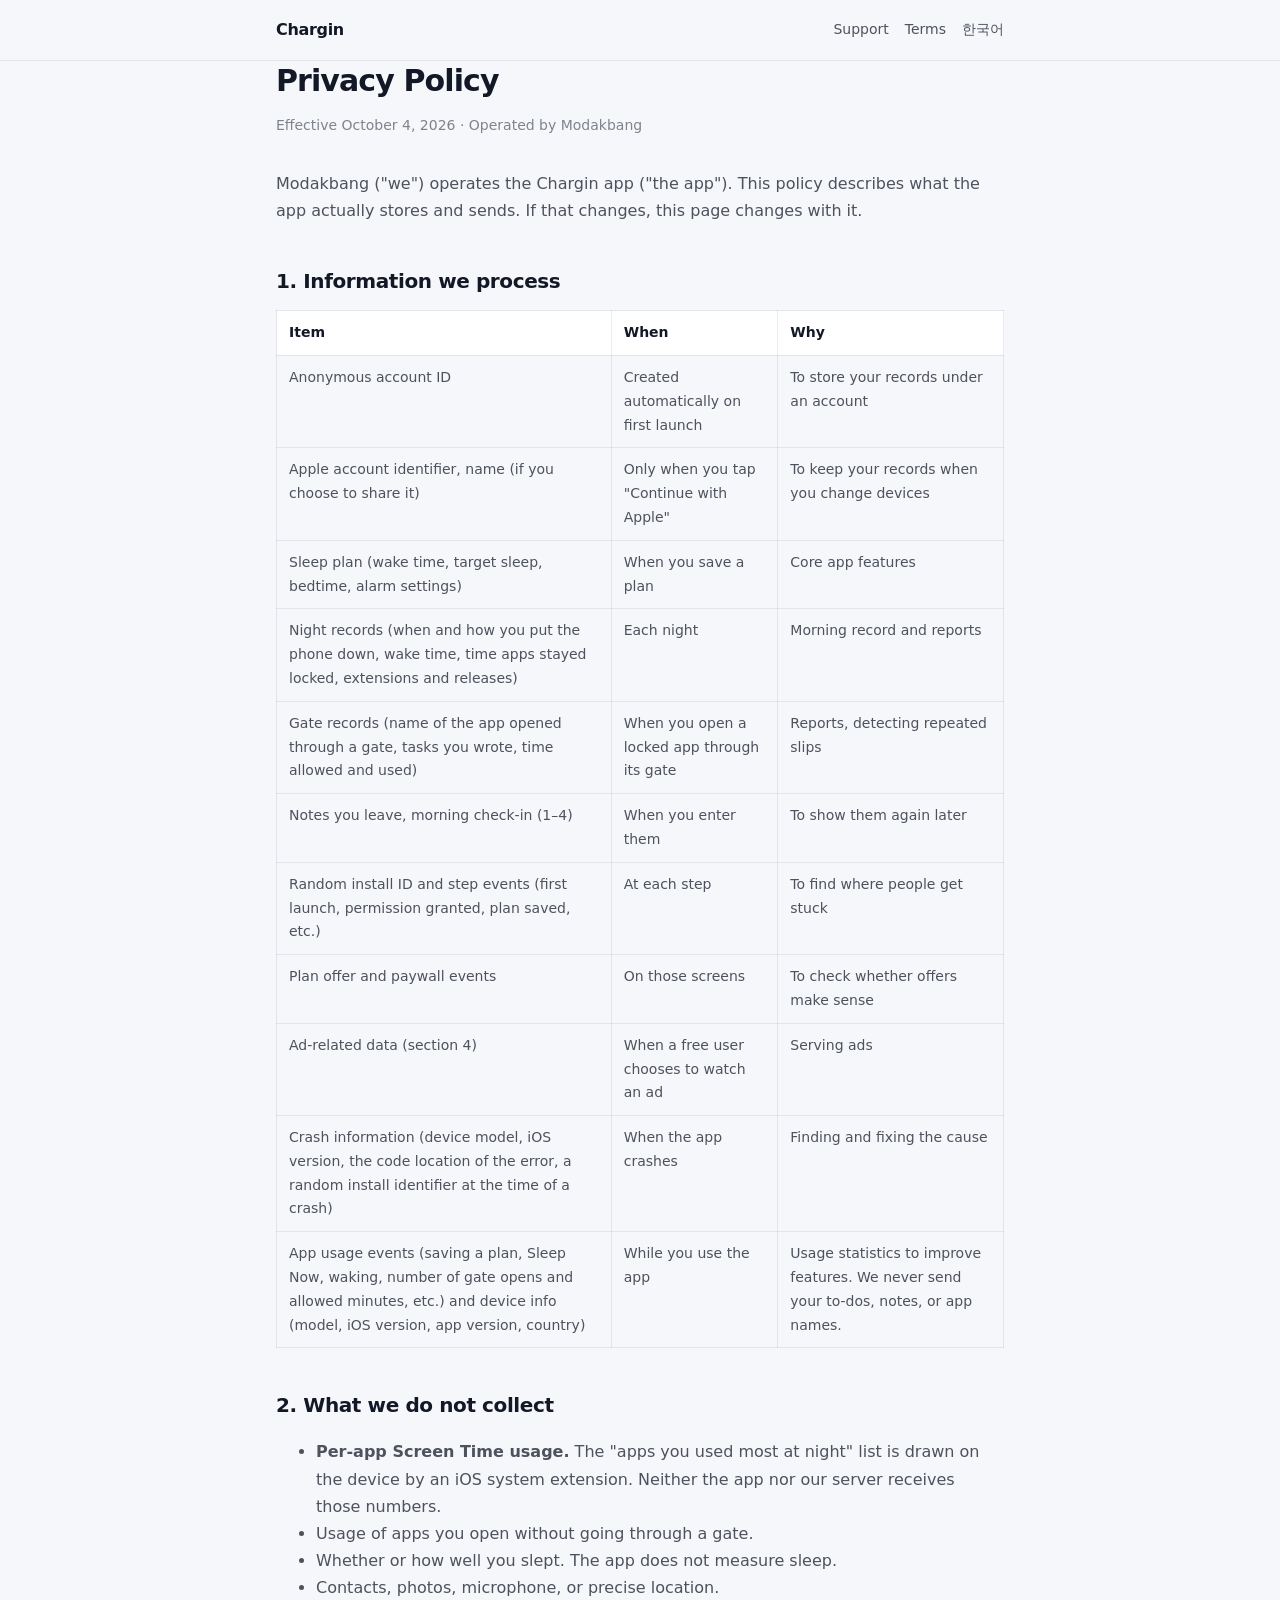
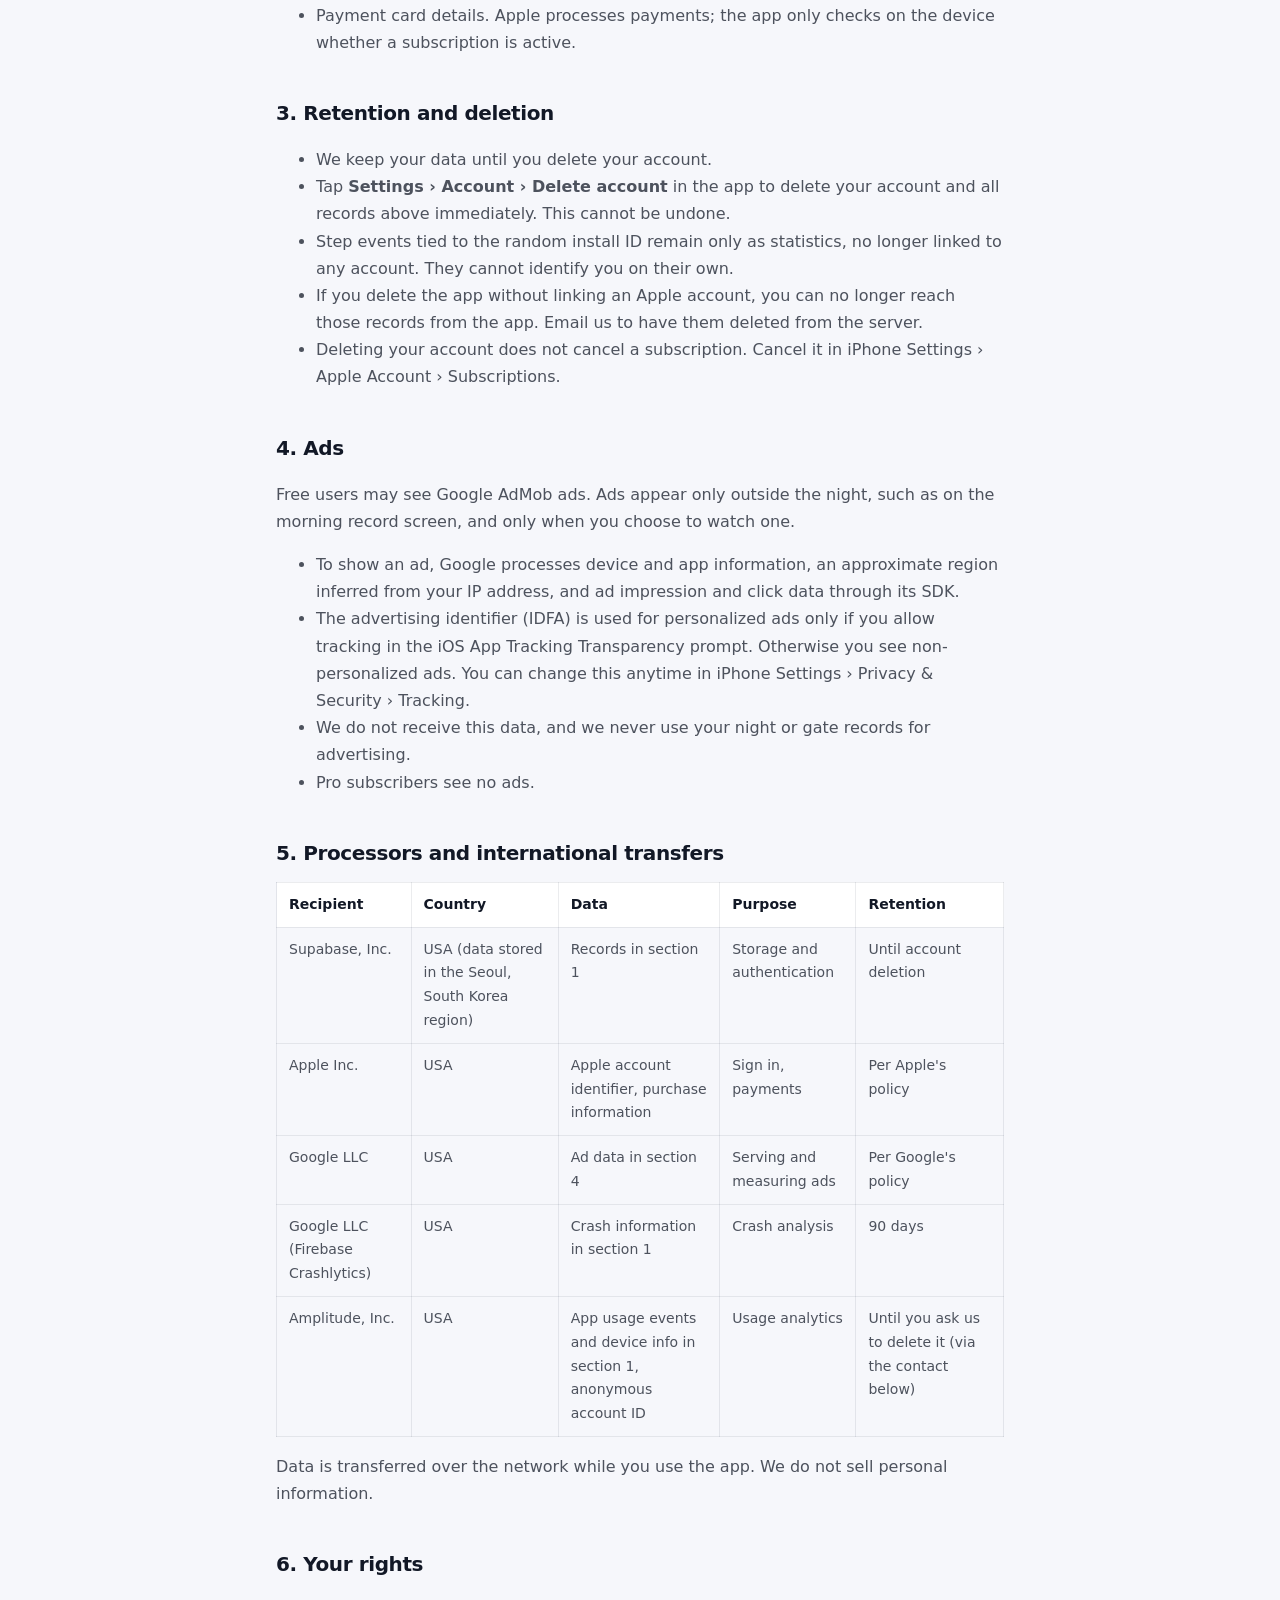
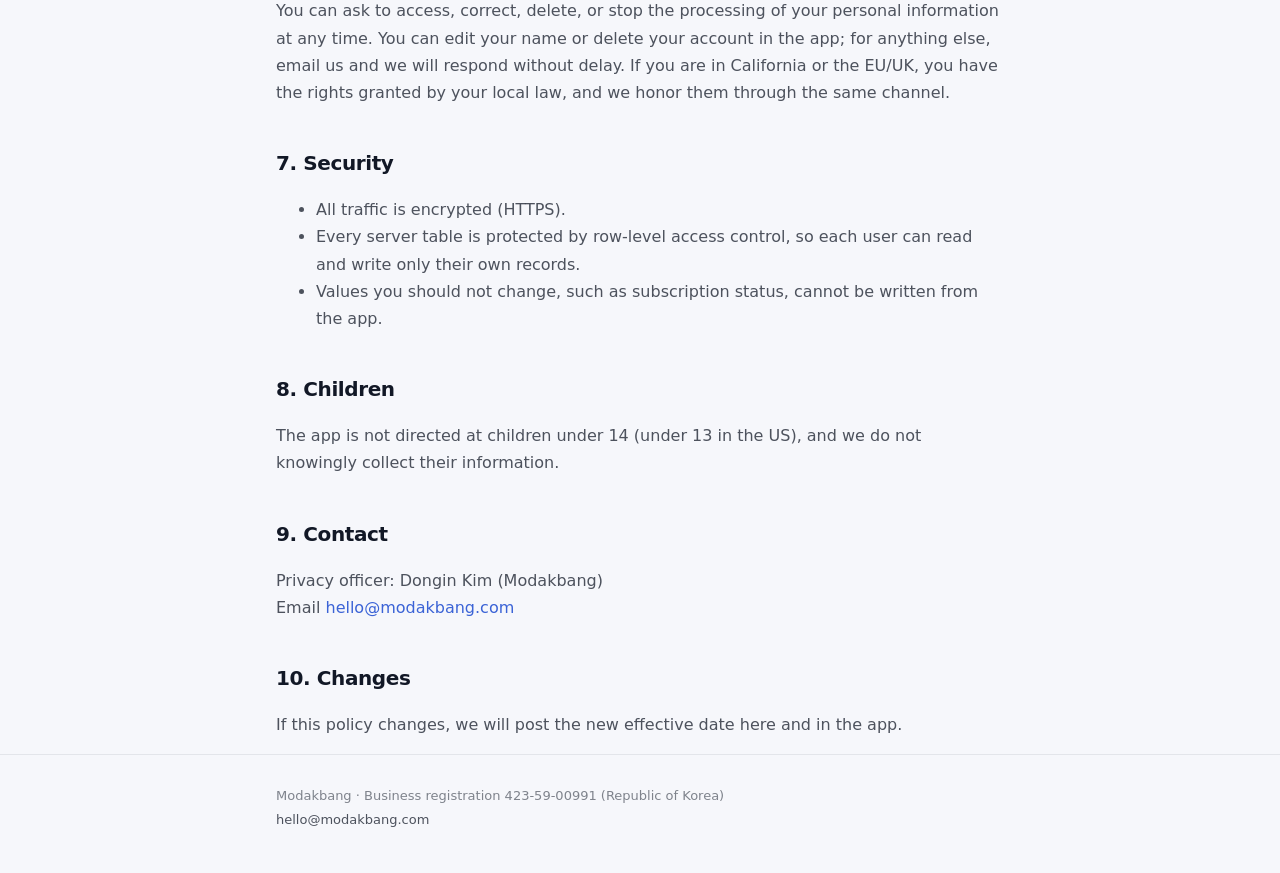
<file: en/chargin/privacy/index.html>
<!doctype html>
<html lang="en">
<head>
<meta charset="utf-8">
<meta name="viewport" content="width=device-width, initial-scale=1">
<title>Privacy Policy · Chargin</title>
<meta name="description" content="Privacy policy for the Chargin app">
<link rel="stylesheet" href="../../../assets/site.css">
</head>
<body>
<header class="site"><div class="wrap">
  <a class="brand" href="../../../en/chargin/index.html">Chargin</a>
  <nav><a href="../../../en/chargin/support/index.html">Support</a><a href="../../../en/chargin/terms/index.html">Terms</a><a href="../../../chargin/privacy/index.html">한국어</a></nav>
</div></header>

<main class="wrap">
<h1>Privacy Policy</h1>
<p class="meta">Effective October 4, 2026 · Operated by Modakbang</p>

<p>Modakbang ("we") operates the Chargin app ("the app"). This policy describes what the app actually stores and sends. If that changes, this page changes with it.</p>

<h2>1. Information we process</h2>
<table>
<tr><th>Item</th><th>When</th><th>Why</th></tr>
<tr><td>Anonymous account ID</td><td>Created automatically on first launch</td><td>To store your records under an account</td></tr>
<tr><td>Apple account identifier, name (if you choose to share it)</td><td>Only when you tap "Continue with Apple"</td><td>To keep your records when you change devices</td></tr>
<tr><td>Sleep plan (wake time, target sleep, bedtime, alarm settings)</td><td>When you save a plan</td><td>Core app features</td></tr>
<tr><td>Night records (when and how you put the phone down, wake time, time apps stayed locked, extensions and releases)</td><td>Each night</td><td>Morning record and reports</td></tr>
<tr><td>Gate records (name of the app opened through a gate, tasks you wrote, time allowed and used)</td><td>When you open a locked app through its gate</td><td>Reports, detecting repeated slips</td></tr>
<tr><td>Notes you leave, morning check-in (1–4)</td><td>When you enter them</td><td>To show them again later</td></tr>
<tr><td>Random install ID and step events (first launch, permission granted, plan saved, etc.)</td><td>At each step</td><td>To find where people get stuck</td></tr>
<tr><td>Plan offer and paywall events</td><td>On those screens</td><td>To check whether offers make sense</td></tr>
<tr><td>Ad-related data (section 4)</td><td>When a free user chooses to watch an ad</td><td>Serving ads</td></tr>
<tr><td>Crash information (device model, iOS version, the code location of the error, a random install identifier at the time of a crash)</td><td>When the app crashes</td><td>Finding and fixing the cause</td></tr>
<tr><td>App usage events (saving a plan, Sleep Now, waking, number of gate opens and allowed minutes, etc.) and device info (model, iOS version, app version, country)</td><td>While you use the app</td><td>Usage statistics to improve features. We never send your to-dos, notes, or app names.</td></tr>
</table>

<h2>2. What we do not collect</h2>
<ul>
<li><strong>Per-app Screen Time usage.</strong> The "apps you used most at night" list is drawn on the device by an iOS system extension. Neither the app nor our server receives those numbers.</li>
<li>Usage of apps you open without going through a gate.</li>
<li>Whether or how well you slept. The app does not measure sleep.</li>
<li>Contacts, photos, microphone, or precise location.</li>
<li>Payment card details. Apple processes payments; the app only checks on the device whether a subscription is active.</li>
</ul>

<h2>3. Retention and deletion</h2>
<ul>
<li>We keep your data until you delete your account.</li>
<li>Tap <strong>Settings › Account › Delete account</strong> in the app to delete your account and all records above immediately. This cannot be undone.</li>
<li>Step events tied to the random install ID remain only as statistics, no longer linked to any account. They cannot identify you on their own.</li>
<li>If you delete the app without linking an Apple account, you can no longer reach those records from the app. Email us to have them deleted from the server.</li>
<li>Deleting your account does not cancel a subscription. Cancel it in iPhone Settings › Apple Account › Subscriptions.</li>
</ul>

<h2>4. Ads</h2>
<p>Free users may see Google AdMob ads. Ads appear only outside the night, such as on the morning record screen, and only when you choose to watch one.</p>
<ul>
<li>To show an ad, Google processes device and app information, an approximate region inferred from your IP address, and ad impression and click data through its SDK.</li>
<li>The advertising identifier (IDFA) is used for personalized ads only if you allow tracking in the iOS App Tracking Transparency prompt. Otherwise you see non-personalized ads. You can change this anytime in iPhone Settings › Privacy & Security › Tracking.</li>
<li>We do not receive this data, and we never use your night or gate records for advertising.</li>
<li>Pro subscribers see no ads.</li>
</ul>

<h2>5. Processors and international transfers</h2>
<table>
<tr><th>Recipient</th><th>Country</th><th>Data</th><th>Purpose</th><th>Retention</th></tr>
<tr><td>Supabase, Inc.</td><td>USA (data stored in the Seoul, South Korea region)</td><td>Records in section 1</td><td>Storage and authentication</td><td>Until account deletion</td></tr>
<tr><td>Apple Inc.</td><td>USA</td><td>Apple account identifier, purchase information</td><td>Sign in, payments</td><td>Per Apple's policy</td></tr>
<tr><td>Google LLC</td><td>USA</td><td>Ad data in section 4</td><td>Serving and measuring ads</td><td>Per Google's policy</td></tr>
<tr><td>Google LLC (Firebase Crashlytics)</td><td>USA</td><td>Crash information in section 1</td><td>Crash analysis</td><td>90 days</td></tr>
<tr><td>Amplitude, Inc.</td><td>USA</td><td>App usage events and device info in section 1, anonymous account ID</td><td>Usage analytics</td><td>Until you ask us to delete it (via the contact below)</td></tr>
</table>
<p>Data is transferred over the network while you use the app. We do not sell personal information.</p>

<h2>6. Your rights</h2>
<p>You can ask to access, correct, delete, or stop the processing of your personal information at any time. You can edit your name or delete your account in the app; for anything else, email us and we will respond without delay. If you are in California or the EU/UK, you have the rights granted by your local law, and we honor them through the same channel.</p>

<h2>7. Security</h2>
<ul>
<li>All traffic is encrypted (HTTPS).</li>
<li>Every server table is protected by row-level access control, so each user can read and write only their own records.</li>
<li>Values you should not change, such as subscription status, cannot be written from the app.</li>
</ul>

<h2>8. Children</h2>
<p>The app is not directed at children under 14 (under 13 in the US), and we do not knowingly collect their information.</p>

<h2>9. Contact</h2>
<p>Privacy officer: Dongin Kim (Modakbang)<br>Email <a href="mailto:hello@modakbang.com">hello@modakbang.com</a></p>

<h2>10. Changes</h2>
<p>If this policy changes, we will post the new effective date here and in the app.</p>
</main>

<footer class="site"><div class="wrap">
  <p>Modakbang · Business registration 423-59-00991 (Republic of Korea)</p>
  <p><a href="mailto:hello@modakbang.com">hello@modakbang.com</a></p>
</div></footer>
</body>
</html>
</file>
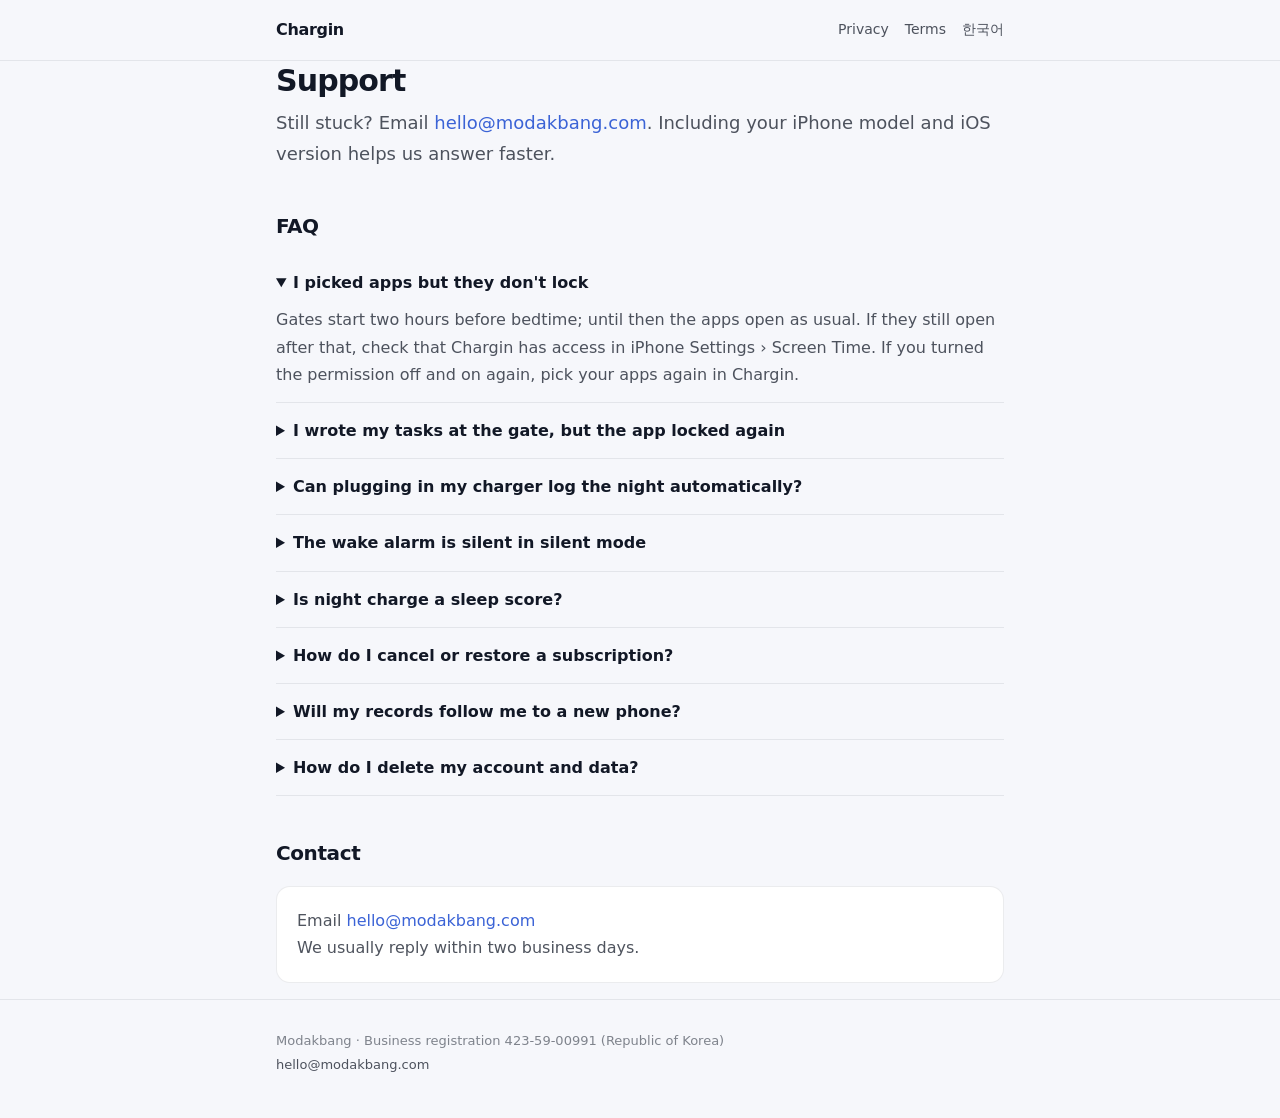
<file: en/chargin/support/index.html>
<!doctype html>
<html lang="en">
<head>
<meta charset="utf-8">
<meta name="viewport" content="width=device-width, initial-scale=1">
<title>Support · Chargin</title>
<meta name="description" content="Help and contact for the Chargin app">
<link rel="stylesheet" href="../../../assets/site.css">
</head>
<body>
<header class="site"><div class="wrap">
  <a class="brand" href="../../../en/chargin/index.html">Chargin</a>
  <nav><a href="../../../en/chargin/privacy/index.html">Privacy</a><a href="../../../en/chargin/terms/index.html">Terms</a><a href="../../../chargin/support/index.html">한국어</a></nav>
</div></header>

<main class="wrap">
<h1>Support</h1>
<p class="lead">Still stuck? Email <a href="mailto:hello@modakbang.com">hello@modakbang.com</a>. Including your iPhone model and iOS version helps us answer faster.</p>

<h2>FAQ</h2>

<details open>
<summary>I picked apps but they don't lock</summary>
<p>Gates start two hours before bedtime; until then the apps open as usual. If they still open after that, check that Chargin has access in iPhone Settings › Screen Time. If you turned the permission off and on again, pick your apps again in Chargin.</p>
</details>

<details>
<summary>I wrote my tasks at the gate, but the app locked again</summary>
<p>Each task opens the app for 10 minutes, up to three tasks for 30 minutes. It locks again when you check off your tasks or time runs out, whichever comes first.</p>
</details>

<details>
<summary>Can plugging in my charger log the night automatically?</summary>
<p>In the Shortcuts app › Automation › Charger, connect <strong>Start Chargin bedtime</strong> to "Is Connected" and <strong>Log unplug</strong> to "Is Disconnected". It works even when the app is closed.</p>
</details>

<details>
<summary>The wake alarm is silent in silent mode</summary>
<p>On iOS 26.1 and later, Chargin uses an alarm that rings in silent mode. On earlier versions it rings as a regular notification, which stays silent in silent mode. For important mornings, set a Clock alarm too.</p>
</details>

<details>
<summary>Is night charge a sleep score?</summary>
<p>No. It is the share of your planned bedtime-to-wake window during which distracting apps stayed locked. We can't tell whether or how well you slept, and we don't measure it.</p>
</details>

<details>
<summary>How do I cancel or restore a subscription?</summary>
<p>Cancel in iPhone Settings › Apple Account › Subscriptions. On a new device, tap <strong>Restore Purchases</strong> on the upgrade screen. Refunds are handled by Apple at reportaproblem.apple.com.</p>
</details>

<details>
<summary>Will my records follow me to a new phone?</summary>
<p>Link your Apple account in Settings or on the morning screen, then link the same Apple account on the new phone. If you delete the app without linking, the records can't be reached again.</p>
</details>

<details>
<summary>How do I delete my account and data?</summary>
<p>Tap Settings › Account › Delete account in the app. Everything is deleted immediately. If you already deleted the app, email us.</p>
</details>

<h2>Contact</h2>
<div class="card">
  <p style="margin:0">Email <a href="mailto:hello@modakbang.com">hello@modakbang.com</a><br>We usually reply within two business days.</p>
</div>
</main>

<footer class="site"><div class="wrap">
  <p>Modakbang · Business registration 423-59-00991 (Republic of Korea)</p>
  <p><a href="mailto:hello@modakbang.com">hello@modakbang.com</a></p>
</div></footer>
</body>
</html>
</file>
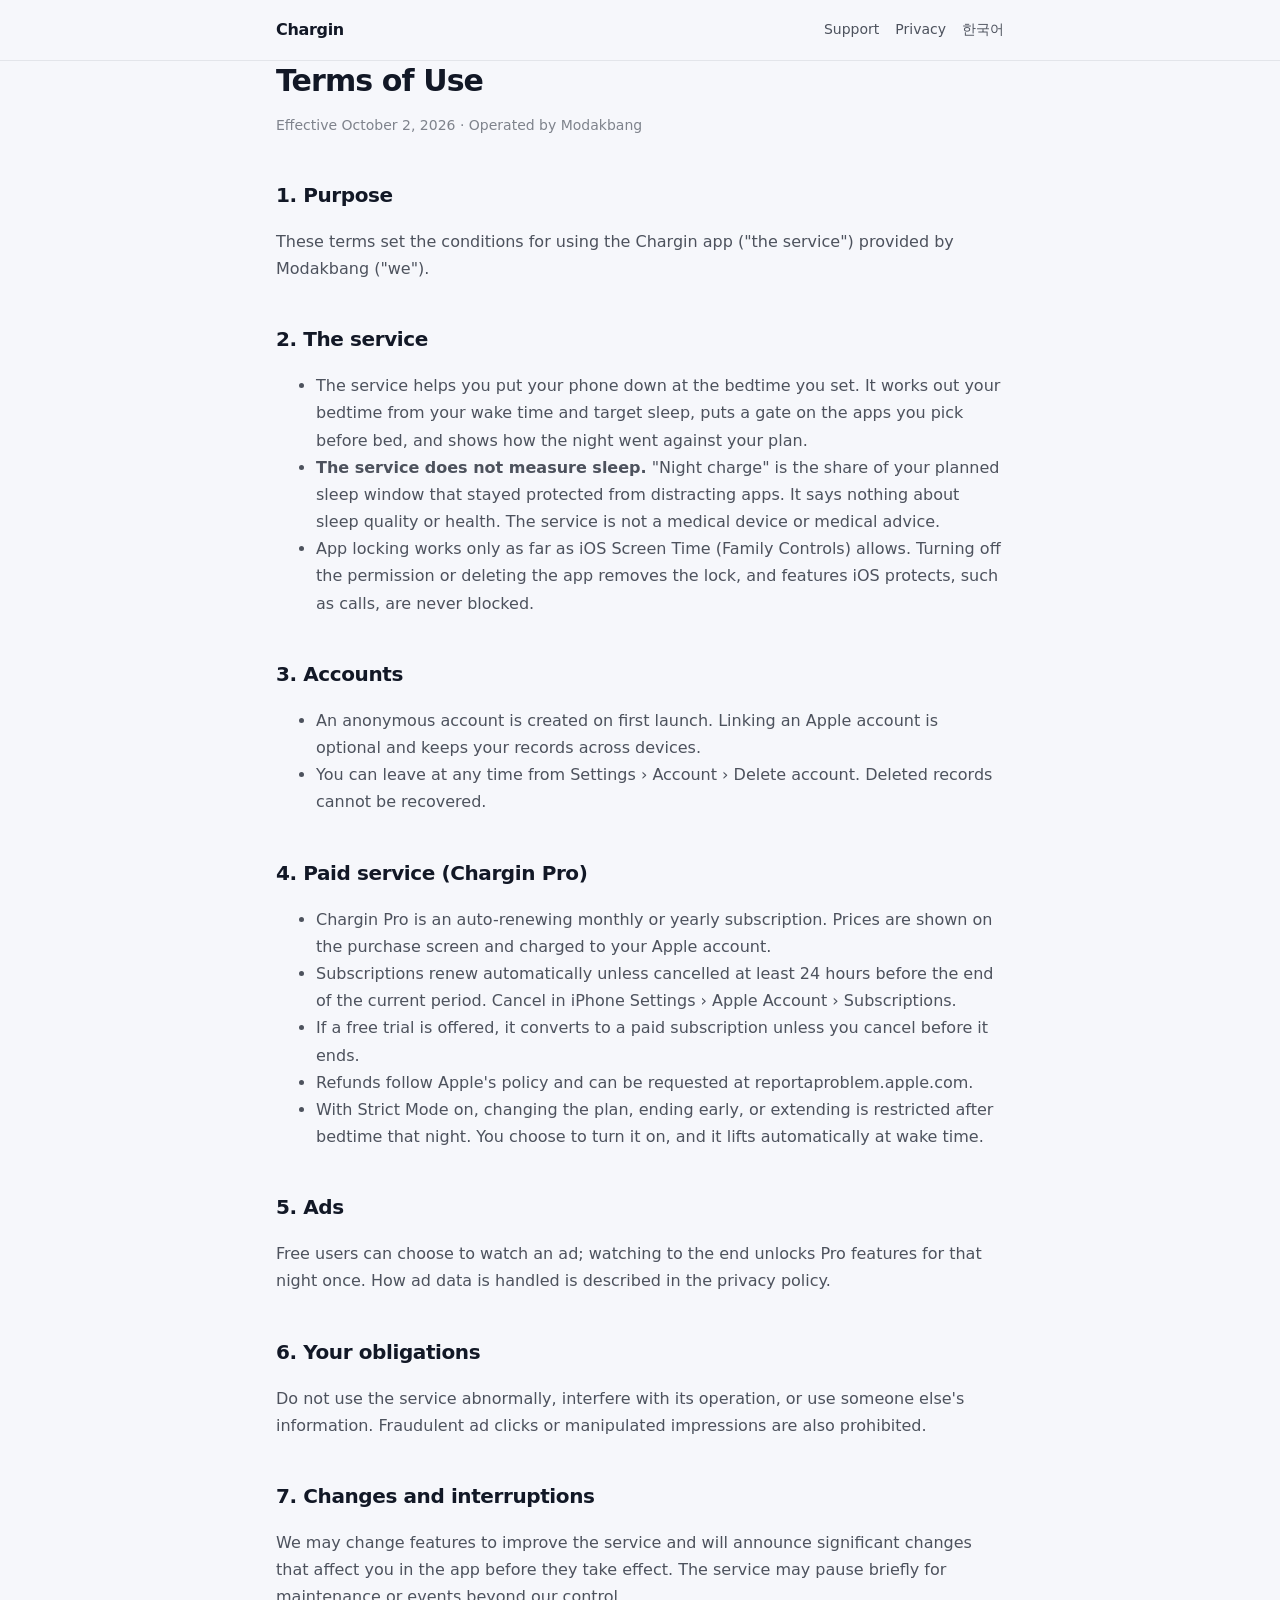
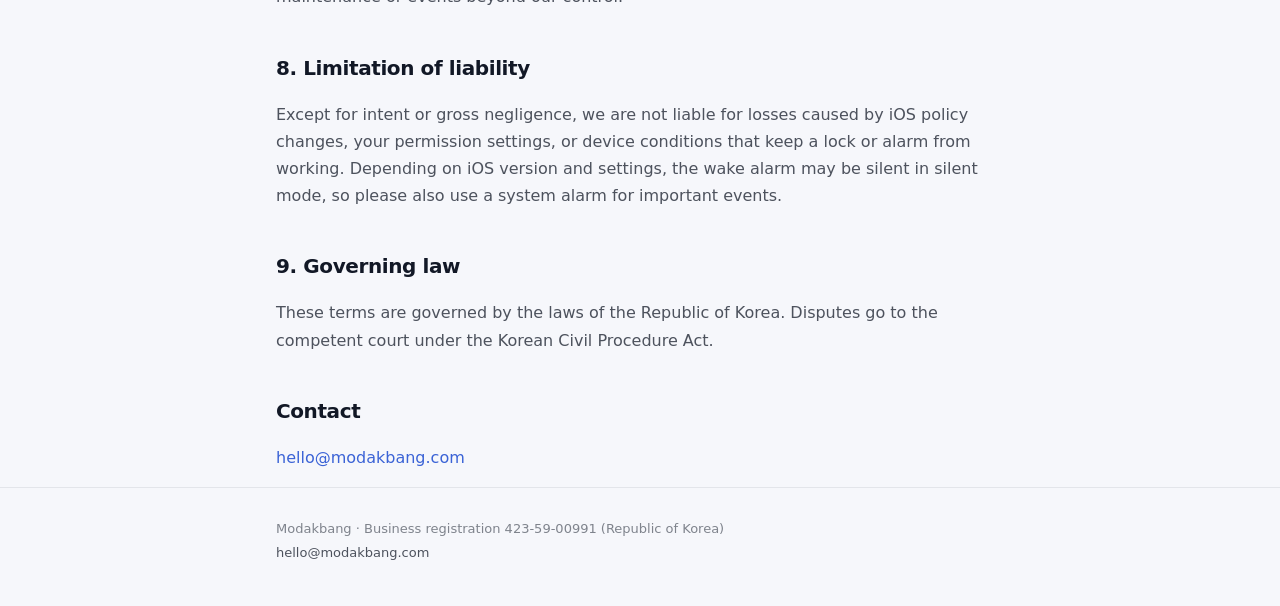
<file: en/chargin/terms/index.html>
<!doctype html>
<html lang="en">
<head>
<meta charset="utf-8">
<meta name="viewport" content="width=device-width, initial-scale=1">
<title>Terms of Use · Chargin</title>
<meta name="description" content="Terms of use for the Chargin app">
<link rel="stylesheet" href="../../../assets/site.css">
</head>
<body>
<header class="site"><div class="wrap">
  <a class="brand" href="../../../en/chargin/index.html">Chargin</a>
  <nav><a href="../../../en/chargin/support/index.html">Support</a><a href="../../../en/chargin/privacy/index.html">Privacy</a><a href="../../../chargin/terms/index.html">한국어</a></nav>
</div></header>

<main class="wrap">
<h1>Terms of Use</h1>
<p class="meta">Effective October 2, 2026 · Operated by Modakbang</p>

<h2>1. Purpose</h2>
<p>These terms set the conditions for using the Chargin app ("the service") provided by Modakbang ("we").</p>

<h2>2. The service</h2>
<ul>
<li>The service helps you put your phone down at the bedtime you set. It works out your bedtime from your wake time and target sleep, puts a gate on the apps you pick before bed, and shows how the night went against your plan.</li>
<li><strong>The service does not measure sleep.</strong> "Night charge" is the share of your planned sleep window that stayed protected from distracting apps. It says nothing about sleep quality or health. The service is not a medical device or medical advice.</li>
<li>App locking works only as far as iOS Screen Time (Family Controls) allows. Turning off the permission or deleting the app removes the lock, and features iOS protects, such as calls, are never blocked.</li>
</ul>

<h2>3. Accounts</h2>
<ul>
<li>An anonymous account is created on first launch. Linking an Apple account is optional and keeps your records across devices.</li>
<li>You can leave at any time from Settings › Account › Delete account. Deleted records cannot be recovered.</li>
</ul>

<h2>4. Paid service (Chargin Pro)</h2>
<ul>
<li>Chargin Pro is an auto-renewing monthly or yearly subscription. Prices are shown on the purchase screen and charged to your Apple account.</li>
<li>Subscriptions renew automatically unless cancelled at least 24 hours before the end of the current period. Cancel in iPhone Settings › Apple Account › Subscriptions.</li>
<li>If a free trial is offered, it converts to a paid subscription unless you cancel before it ends.</li>
<li>Refunds follow Apple's policy and can be requested at reportaproblem.apple.com.</li>
<li>With Strict Mode on, changing the plan, ending early, or extending is restricted after bedtime that night. You choose to turn it on, and it lifts automatically at wake time.</li>
</ul>

<h2>5. Ads</h2>
<p>Free users can choose to watch an ad; watching to the end unlocks Pro features for that night once. How ad data is handled is described in the privacy policy.</p>

<h2>6. Your obligations</h2>
<p>Do not use the service abnormally, interfere with its operation, or use someone else's information. Fraudulent ad clicks or manipulated impressions are also prohibited.</p>

<h2>7. Changes and interruptions</h2>
<p>We may change features to improve the service and will announce significant changes that affect you in the app before they take effect. The service may pause briefly for maintenance or events beyond our control.</p>

<h2>8. Limitation of liability</h2>
<p>Except for intent or gross negligence, we are not liable for losses caused by iOS policy changes, your permission settings, or device conditions that keep a lock or alarm from working. Depending on iOS version and settings, the wake alarm may be silent in silent mode, so please also use a system alarm for important events.</p>

<h2>9. Governing law</h2>
<p>These terms are governed by the laws of the Republic of Korea. Disputes go to the competent court under the Korean Civil Procedure Act.</p>

<h2>Contact</h2>
<p><a href="mailto:hello@modakbang.com">hello@modakbang.com</a></p>
</main>

<footer class="site"><div class="wrap">
  <p>Modakbang · Business registration 423-59-00991 (Republic of Korea)</p>
  <p><a href="mailto:hello@modakbang.com">hello@modakbang.com</a></p>
</div></footer>
</body>
</html>
</file>
<file: assets/site.css>
/* 모닥방 페이지 공용 스타일 — 충전 앱의 밤 톤(남색 바탕 + 달빛 파랑)을 따른다. */
:root {
  --bg: #0b0f1a;
  --surface: #141a2a;
  --border: rgba(255, 255, 255, 0.08);
  --text: #eef1f8;
  --text-2: rgba(238, 241, 248, 0.72);
  --text-3: rgba(238, 241, 248, 0.5);
  --accent: #7aa2ff;
  --radius: 14px;
}

@media (prefers-color-scheme: light) {
  :root:not([data-theme="dark"]) {
    --bg: #f6f7fb;
    --surface: #ffffff;
    --border: rgba(10, 20, 40, 0.08);
    --text: #121826;
    --text-2: rgba(18, 24, 38, 0.74);
    --text-3: rgba(18, 24, 38, 0.52);
    --accent: #3b63d6;
  }
}

* { box-sizing: border-box; }

html { -webkit-text-size-adjust: 100%; }

body {
  margin: 0;
  background: var(--bg);
  color: var(--text);
  font-family: "Pretendard", -apple-system, BlinkMacSystemFont, "Apple SD Gothic Neo", "Noto Sans KR", system-ui, sans-serif;
  font-size: 16px;
  line-height: 1.7;
  word-break: keep-all;
}

a { color: var(--accent); text-decoration: none; }
a:hover { text-decoration: underline; }

.wrap { max-width: 760px; margin: 0 auto; padding: 0 16px; }

header.site {
  border-bottom: 1px solid var(--border);
}
header.site .wrap {
  display: flex; align-items: center; justify-content: space-between;
  height: 60px;
}
header.site .brand { color: var(--text); font-weight: 700; letter-spacing: -0.02em; }
header.site nav { display: flex; gap: 16px; font-size: 14px; }
header.site nav a { color: var(--text-2); }

main { padding: 40px 0 64px; }

h1 { font-size: 30px; line-height: 1.3; letter-spacing: -0.03em; margin: 0 0 8px; }
h2 { font-size: 20px; letter-spacing: -0.02em; margin: 40px 0 12px; }
h3 { font-size: 17px; margin: 24px 0 8px; }
p, li { color: var(--text-2); }
.lead { font-size: 18px; color: var(--text-2); margin: 0 0 24px; }
.meta { font-size: 14px; color: var(--text-3); margin-bottom: 32px; }

table {
  width: 100%; border-collapse: collapse; font-size: 14px; margin: 12px 0;
  display: block; overflow-x: auto;
}
th, td { border: 1px solid var(--border); padding: 10px 12px; text-align: left; vertical-align: top; }
th { background: var(--surface); color: var(--text); font-weight: 600; white-space: nowrap; }
td { color: var(--text-2); min-width: 120px; }

.card {
  background: var(--surface); border: 1px solid var(--border);
  border-radius: var(--radius); padding: 20px; margin: 16px 0;
}
.card h3 { margin-top: 0; }

.app-row { display: flex; gap: 16px; align-items: center; }
.app-icon {
  width: 64px; height: 64px; border-radius: 15px; flex: none;
  background: linear-gradient(160deg, #24345e, #0e1424);
  display: grid; place-items: center; font-size: 30px;
}

.feature { margin: 0; padding: 0; list-style: none; }
.feature li { padding: 14px 0; border-bottom: 1px solid var(--border); }
.feature li:last-child { border-bottom: none; }
.feature strong { color: var(--text); display: block; margin-bottom: 2px; }

details { border-bottom: 1px solid var(--border); padding: 14px 0; }
summary { cursor: pointer; color: var(--text); font-weight: 600; }
details p { margin: 10px 0 0; }

footer.site { border-top: 1px solid var(--border); padding: 28px 0 40px; font-size: 13px; color: var(--text-3); }
footer.site p { color: var(--text-3); margin: 2px 0; }
footer.site a { color: var(--text-2); }
</file>
